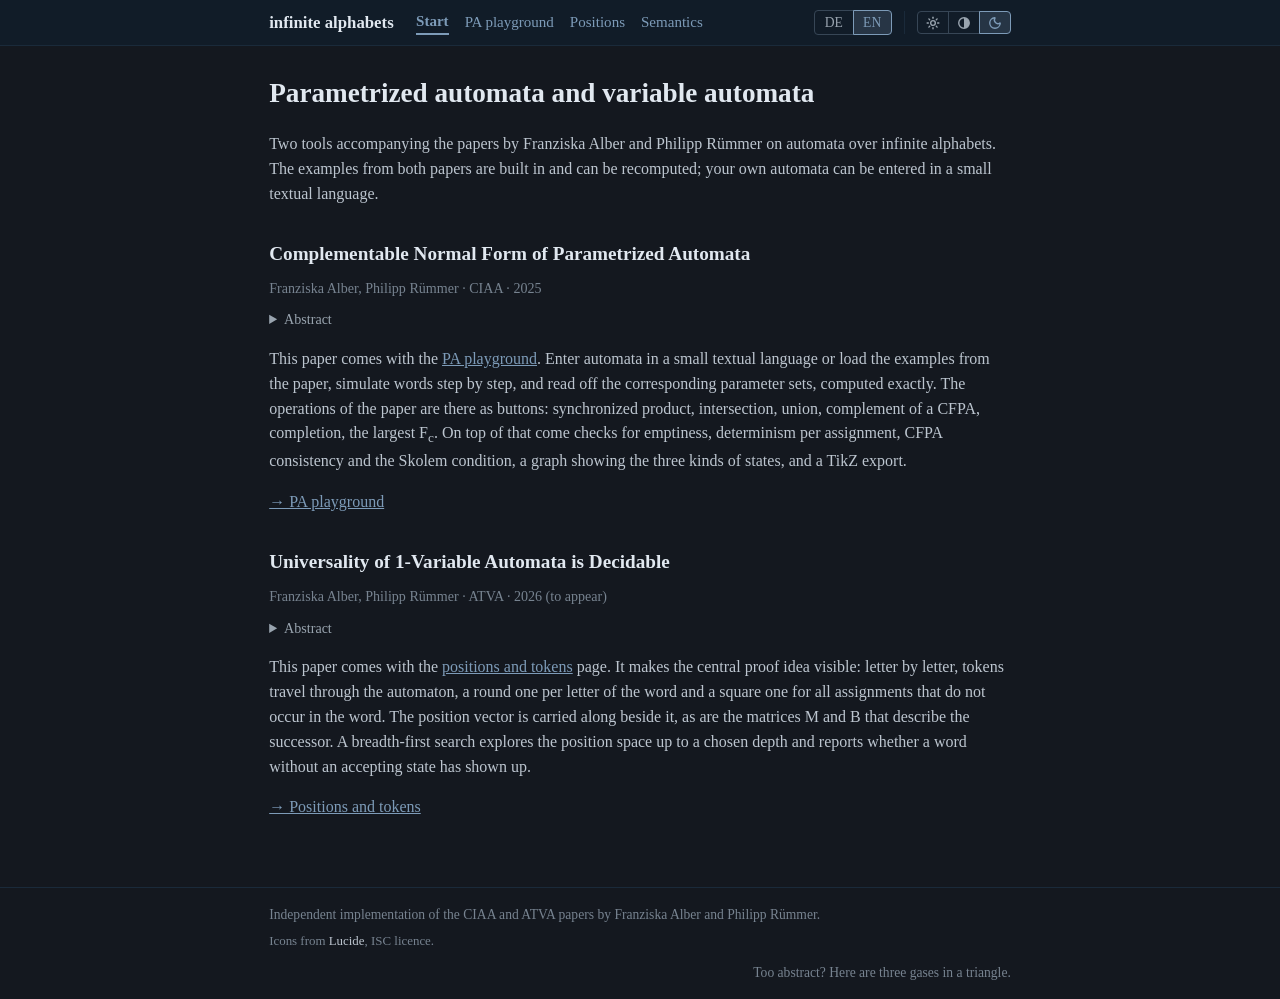
<file: docs/index.html>
<!DOCTYPE html>
<html lang="en" data-theme="dark" data-skin="dark">
<head>
<meta charset="utf-8">
<!-- Die Seite kennt beide Polaritaeten und schaltet selbst. Ohne diese
     Angabe halten Chromes automatischer Dunkelmodus und die einschlaegigen
     Erweiterungen die Seite fuer ungeschuetzt und rechnen ihre Farben nach,
     was in SVG die schwachen Fuellungen (fill) trifft und aus den Kaesten
     hinter den Kantenbeschriftungen helle Bloecke macht. -->
<meta name="color-scheme" content="dark light">
<!-- FOUC-kritisch, deshalb inline: Skin aufloesen (?theme= -> localStorage ->
     Standard) und data-skin plus die Polaritaet in data-theme setzen, bevor
     irgendetwas gezeichnet wird. -->
<script>(function(){var d='dark',P={light:'light',dark:'dark',grey:'dark'},k=function(v){return typeof P[v]=='string'},e=document.documentElement,t=new URLSearchParams(location.search).get('theme');if(k(t)){try{localStorage.setItem('theme',t)}catch(x){}}else{try{t=localStorage.getItem('theme')}catch(x){}}if(!k(t))t=d;e.dataset.skin=t;e.dataset.theme=P[t];e.style.colorScheme=P[t];})();</script>
<script>(function(){var p=new URLSearchParams(location.search).get('lang'),l;if(p==='en'||p==='de'){l=p}else{try{l=localStorage.getItem('lang')}catch(e){}}document.documentElement.lang=(l==='de'||l==='en')?l:'en';})();</script>
<meta name="viewport" content="width=device-width, initial-scale=1">
<title data-i18n="idx.title">infinite alphabets: automata over infinite alphabets</title>
<link rel="icon" href="favicon.svg?v=2" type="image/svg+xml">
<link rel="stylesheet" href="assets/css/app.css">
</head>
<body>

<header class="site">
  <span class="brand">infinite alphabets</span>
  <nav>
    <a href="index.html" class="active" data-i18n="nav.start">Start</a>
    <a href="playground.html" data-i18n="nav.playground">PA playground</a>
    <a href="positions.html" data-i18n="nav.positions">Positions</a>
    <a href="semantics.html" data-i18n="nav.semantics">Semantics</a>
  </nav>
  <div class="chrome">
    <div class="group">
      <button class="seg lang-seg" data-lang="de">DE</button><button class="seg lang-seg" data-lang="en">EN</button>
    </div>
    <div class="group">
      <button class="seg theme-seg" data-theme-set="light" data-i18n-attr="aria-label:theme.light;title:theme.light"></button><button class="seg theme-seg" data-theme-set="grey" data-i18n-attr="aria-label:theme.grey;title:theme.grey"></button><button class="seg theme-seg" data-theme-set="dark" data-i18n-attr="aria-label:theme.dark;title:theme.dark"></button>
    </div>
  </div>
</header>

<main class="prose">
  <h1 data-i18n="idx.h1">Parametrized automata and variable automata</h1>

  <p data-i18n="idx.lead"></p>

  <!-- Pro Paper derselbe Aufbau: Titel, Kopfzeile mit Autoren/Konferenz/Jahr,
       zugeklappt das Abstract, aufgeklappt die Beschreibung der Spielzeuge. -->
  <h2 data-i18n="idx.ciaa.h">Complementable Normal Form of Parametrized Automata</h2>
  <p class="paper-meta" data-i18n="idx.ciaa.meta"></p>
  <details>
    <summary data-i18n="idx.abstract">Abstract</summary>
    <div class="abstract"><p data-i18n-html="idx.ciaa.abstract"></p></div>
  </details>
  <p data-i18n-html="idx.ciaa.p"></p>
  <p><a href="playground.html" data-i18n="idx.ciaa.link">→ PA playground</a></p>

  <h2 data-i18n="idx.atva.h">Universality of 1-Variable Automata is Decidable</h2>
  <p class="paper-meta" data-i18n="idx.atva.meta"></p>
  <details>
    <summary data-i18n="idx.abstract">Abstract</summary>
    <div class="abstract"><p data-i18n-html="idx.atva.abstract"></p></div>
  </details>
  <p data-i18n-html="idx.atva.p"></p>
  <p><a href="positions.html" data-i18n="idx.atva.link">→ Positions and tokens</a></p>
</main>

<footer class="site">
  <!-- Eine Zeile genuegt: die Paper sind oben je einzeln zitiert, hier steht
       nur noch, dass die Umsetzung nicht von den Autorinnen stammt. -->
  <p data-i18n="idx.footer">Independent implementation of the CIAA and ATVA papers by Franziska Alber and Philipp Rümmer.</p>
  <p class="footer-credit" data-i18n-html="site.credits">Icons from Lucide, ISC licence.</p>
  <!-- Querlink auf das Schwesterprojekt. Ein externes href stellt keine
       Anfrage, solange niemand darauf klickt: die Seite bleibt offline
       vollstaendig benutzbar. -->
  <p class="footer-cross"><a href="https://alber.me/transformer-twin-lab/" data-i18n="idx.cross">Too abstract? Here are three gases in a triangle.</a></p>
</footer>

<script src="assets/js/strings.js"></script>
<script src="assets/js/site-chrome.js"></script>
</body>
</html>
</file>
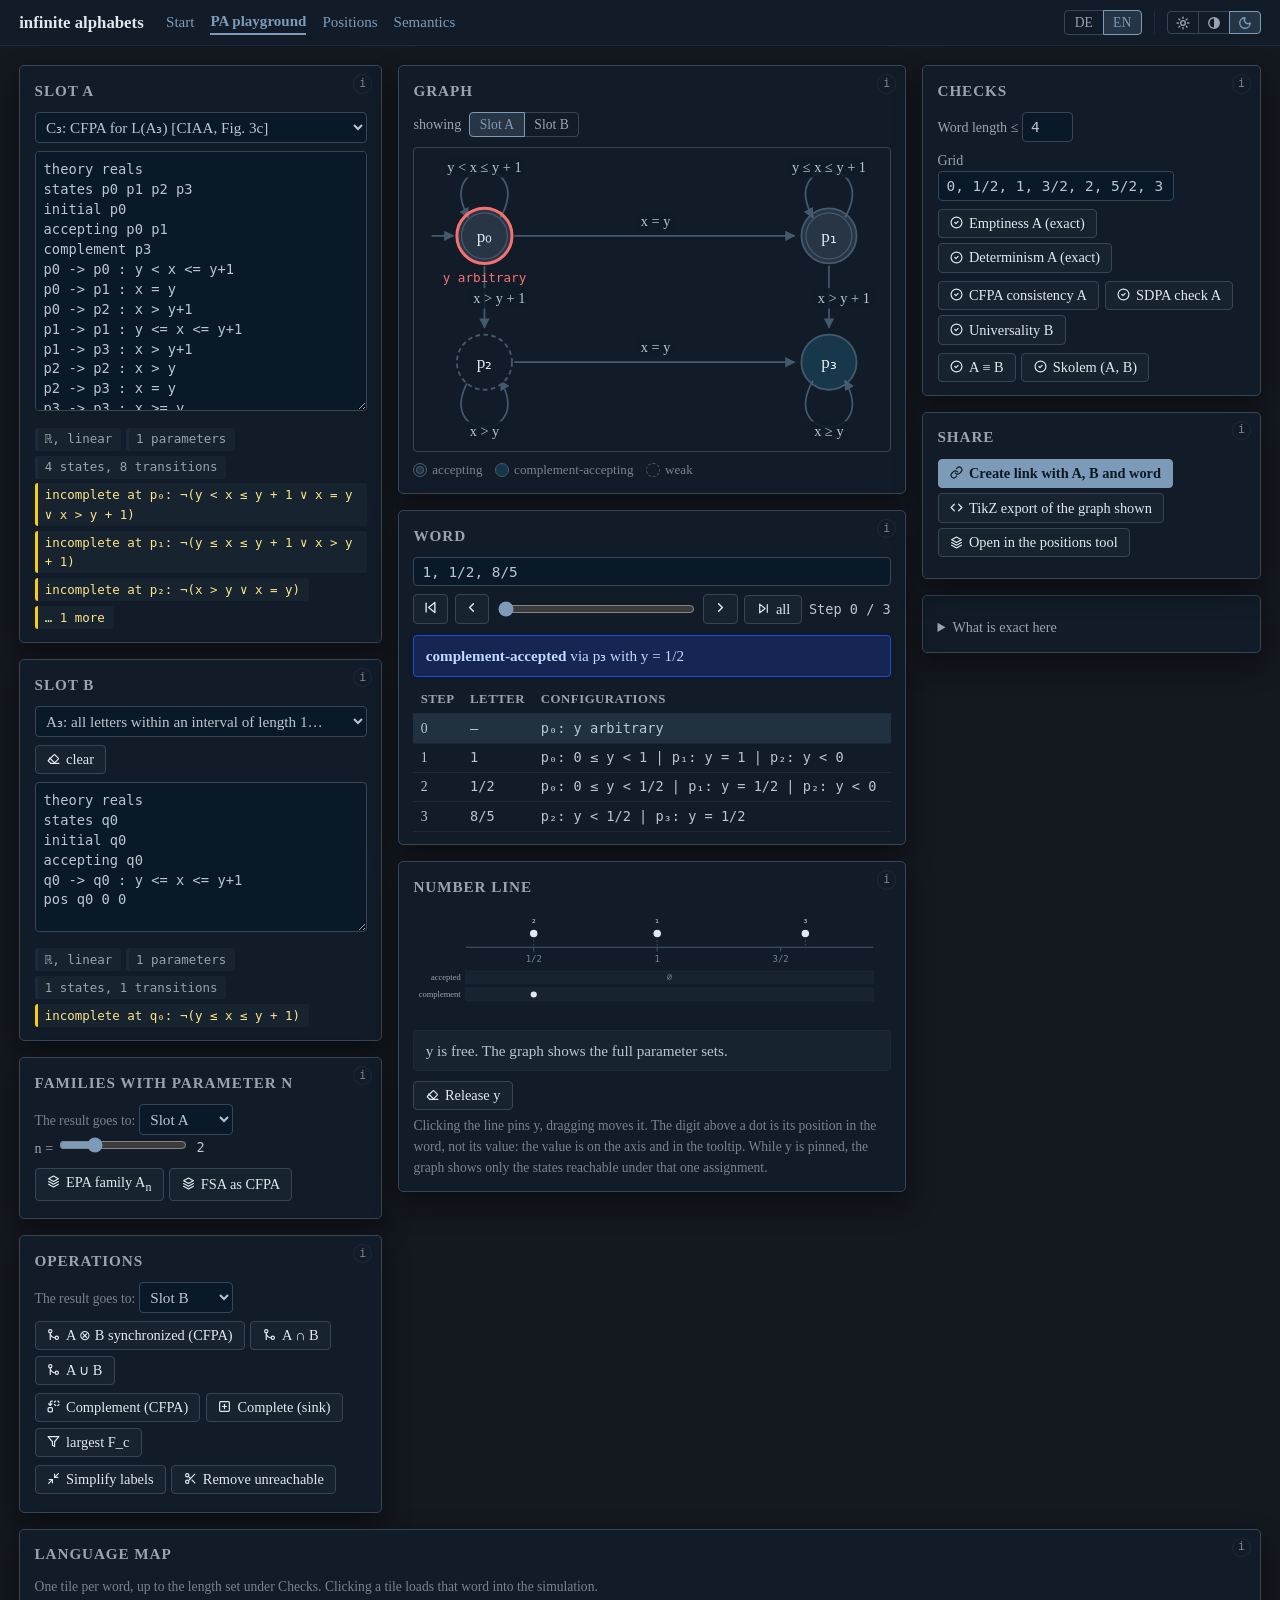
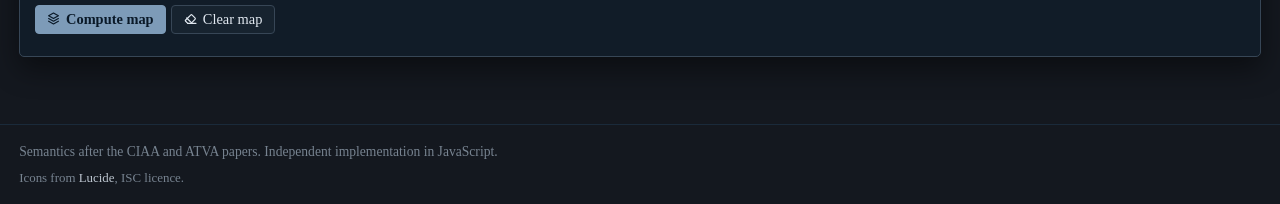
<file: docs/playground.html>
<!DOCTYPE html>
<html lang="en" data-theme="dark" data-skin="dark">
<head>
<meta charset="utf-8">
<!-- Die Seite kennt beide Polaritaeten und schaltet selbst. Ohne diese
     Angabe halten Chromes automatischer Dunkelmodus und die einschlaegigen
     Erweiterungen die Seite fuer ungeschuetzt und rechnen ihre Farben nach,
     was in SVG die schwachen Fuellungen (fill) trifft und aus den Kaesten
     hinter den Kantenbeschriftungen helle Bloecke macht. -->
<meta name="color-scheme" content="dark light">
<script>(function(){var d='dark',P={light:'light',dark:'dark',grey:'dark'},k=function(v){return typeof P[v]=='string'},e=document.documentElement,t=new URLSearchParams(location.search).get('theme');if(k(t)){try{localStorage.setItem('theme',t)}catch(x){}}else{try{t=localStorage.getItem('theme')}catch(x){}}if(!k(t))t=d;e.dataset.skin=t;e.dataset.theme=P[t];e.style.colorScheme=P[t];})();</script>
<script>(function(){var p=new URLSearchParams(location.search).get('lang'),l;if(p==='en'||p==='de'){l=p}else{try{l=localStorage.getItem('lang')}catch(e){}}document.documentElement.lang=(l==='de'||l==='en')?l:'en';})();</script>
<meta name="viewport" content="width=device-width, initial-scale=1">
<title data-i18n="pg.title">PA playground: infinite alphabets</title>
<link rel="icon" href="favicon.svg?v=2" type="image/svg+xml">
<link rel="stylesheet" href="assets/css/app.css">
</head>
<body>

<header class="site">
  <span class="brand">infinite alphabets</span>
  <nav>
    <a href="index.html" data-i18n="nav.start">Start</a>
    <a href="playground.html" class="active" data-i18n="nav.playground">PA playground</a>
    <a href="positions.html" data-i18n="nav.positions">Positions</a>
    <a href="semantics.html" data-i18n="nav.semantics">Semantics</a>
  </nav>
  <div class="chrome">
    <div class="group">
      <button class="seg lang-seg" data-lang="de">DE</button><button class="seg lang-seg" data-lang="en">EN</button>
    </div>
    <div class="group">
      <button class="seg theme-seg" data-theme-set="light" data-i18n-attr="aria-label:theme.light;title:theme.light"></button><button class="seg theme-seg" data-theme-set="grey" data-i18n-attr="aria-label:theme.grey;title:theme.grey"></button><button class="seg theme-seg" data-theme-set="dark" data-i18n-attr="aria-label:theme.dark;title:theme.dark"></button>
    </div>
  </div>
</header>

<main>
  <div class="cols">

    <!-- Spalte 1: Editoren -->
    <div>
      <div class="panel" data-info="info.pg.slot">
        <h2 data-i18n="pg.slotA">Slot A</h2>
        <div class="field-row">
          <select id="exA"></select>
        </div>
        <textarea id="dslA" spellcheck="false"></textarea>
        <div class="badges" id="badgesA"></div>
        <div class="error" id="errA"></div>
      </div>

      <div class="panel" data-info="info.pg.slot">
        <h2 data-i18n="pg.slotB">Slot B</h2>
        <div class="field-row">
          <select id="exB"></select>
          <button data-icon="eraser" id="clearB" data-i18n="pg.clear">clear</button>
        </div>
        <textarea id="dslB" class="small" spellcheck="false"></textarea>
        <div class="badges" id="badgesB"></div>
        <div class="error" id="errB"></div>
      </div>

      <div class="panel" data-info="info.pg.fam">
        <h2 data-i18n="pg.fam.h">Families with parameter n</h2>
        <!-- Eigenes Ziel, nicht das der Operationen: ein Familienknopf ueberschreibt
             einen Slot, und wohin, muss dort stehen, wo man klickt. -->
        <p class="hint" id="famTarget"><span data-i18n="pg.ops.target">The result goes to:</span>
          <select id="famSlot"><option value="A" selected data-i18n="pg.slotA">Slot A</option><option value="B" data-i18n="pg.slotB">Slot B</option></select>
        </p>
        <div class="field-row">
          <label>n = <input type="range" id="famN" min="1" max="5" value="2" style="width:8rem"></label>
          <span class="mono" id="famNLabel">2</span>
        </div>
        <div class="btn-row">
          <button data-icon="layers" data-fam="epa" data-i18n-html="pg.fam.epa">EPA family A<sub>n</sub></button>
          <button data-icon="layers" data-fam="cffsa" data-i18n="pg.fam.cffsa">FSA as CFPA</button>
        </div>
        <p class="hint" id="famNote"></p>
      </div>

      <div class="panel" data-info="info.pg.ops">
        <h2 data-i18n="pg.ops.h">Operations</h2>
        <p class="hint" id="opTarget"><span data-i18n="pg.ops.target">The result goes to:</span>
          <select id="opSlot"><option value="A" data-i18n="pg.slotA">Slot A</option><option value="B" selected data-i18n="pg.slotB">Slot B</option></select>
        </p>
        <div class="btn-row">
          <button data-icon="merge" data-op="sync" data-i18n="pg.op.sync">A ⊗ B synchronized (CFPA)</button>
          <button data-icon="merge" data-op="inter" data-i18n="pg.op.inter">A ∩ B</button>
          <button data-icon="merge" data-op="union" data-i18n="pg.op.union">A ∪ B</button>
        </div>
        <div class="btn-row">
          <button data-icon="replace" data-op="complement" data-i18n="pg.op.complement">Complement (CFPA)</button>
          <button data-icon="add" data-op="sink" data-i18n="pg.op.sink">Complete (sink)</button>
          <button data-icon="filter" data-op="fc" data-i18n="pg.op.fc">largest F_c</button>
        </div>
        <div class="btn-row">
          <button data-icon="minimize" data-op="simplify" data-i18n="pg.op.simplify">Simplify labels</button>
          <button data-icon="scissors" data-op="prune" data-i18n="pg.op.prune">Remove unreachable</button>
        </div>
        <p class="hint" id="opNote"></p>
      </div>
    </div>

    <!-- Spalte 2: Graph -->
    <div>
      <div class="panel" data-info="info.pg.graph">
        <h2 data-i18n="pg.graph.h">Graph</h2>
        <!-- Welcher Slot gezeichnet wird, ist eine Auswahl, keine Aktion, und sie
             gehoert an die Flaeche, die sie umschaltet, nicht in die Slot-Panels.
             Deshalb ein Segmentpaar ueber dem Graphen statt zweier "zeichnen"-Knoepfe. -->
        <div class="seg-row">
          <span class="seg-label" data-i18n="pg.graph.show">showing</span>
          <span class="group"><button class="seg" id="showA" data-slot="A" data-i18n="pg.slotA">Slot A</button><button class="seg" id="showB" data-slot="B" data-i18n="pg.slotB">Slot B</button></span>
        </div>
        <div class="graph-wrap"><svg class="graph" id="graph"></svg></div>
        <div class="legend">
          <span><i class="acc"></i> <span data-i18n="pg.legend.acc">accepting</span></span>
          <span><i class="comp"></i> <span data-i18n="pg.legend.comp">complement-accepting</span></span>
          <span><i class="weak"></i> <span data-i18n="pg.legend.weak">weak</span></span>
        </div>
      </div>

      <div class="panel" data-info="info.pg.word">
        <h2 data-i18n="pg.word.h">Word</h2>
        <div class="field-row">
          <input type="text" id="word" data-i18n-attr="placeholder:pg.word.placeholder">
        </div>
        <div class="stepper">
          <button data-icon="skip-back" class="icon-only" id="stepFirst" data-i18n-attr="title:pg.step.first;aria-label:pg.step.first"></button>
          <button data-icon="prev" class="icon-only" id="stepPrev" data-i18n-attr="title:pg.step.prev;aria-label:pg.step.prev"></button>
          <input type="range" id="stepRange" min="0" max="0" value="0">
          <button data-icon="next" class="icon-only" id="stepNext" data-i18n-attr="title:pg.step.next;aria-label:pg.step.next"></button>
          <button data-icon="skip-fwd" id="stepAll" data-i18n="pg.step.all" data-i18n-attr="title:pg.step.allTitle">all</button>
          <span class="mono" id="stepLabel"></span>
        </div>
        <div id="verdict"></div>
        <table id="confTable">
          <thead><tr>
            <th data-i18n="pg.th.step">Step</th>
            <th data-i18n="pg.th.letter">Letter</th>
            <th data-i18n="pg.th.confs">Configurations</th>
          </tr></thead>
          <tbody></tbody>
        </table>
      </div>

      <!-- Der Zahlenstrahl gehoert zum Wort, bekommt aber ein eigenes Panel:
           er gilt nur in der reellen Theorie und verschwindet sonst ganz. -->
      <div class="panel" id="nlPanel" data-info="info.pg.nl" style="display:none">
        <h2 data-i18n="pg.nl.h">Number line</h2>
        <svg class="nl" id="numberLine"></svg>
        <div id="nlVerdict"></div>
        <div class="btn-row">
          <button data-icon="eraser" id="nlClear" data-i18n="pg.nl.clear">Release y</button>
        </div>
        <p class="hint" data-i18n="pg.nl.hint">Click the line to pin y.</p>
      </div>
    </div>

    <!-- Spalte 3: Pruefungen -->
    <div>
      <div class="panel" data-info="info.pg.checks">
        <h2 data-i18n="pg.checks.h">Checks</h2>
        <div class="field-row">
          <label><span data-i18n="pg.checks.maxlen">Word length ≤</span> <input type="text" id="maxLen" value="4" style="width:3.2rem"></label>
        </div>
        <div class="field-row" id="gridRow">
          <label><span data-i18n="pg.checks.grid">Grid</span> <input type="text" id="grid" value="0, 1/2, 1, 3/2, 2, 5/2, 3"></label>
        </div>
        <div class="btn-row">
          <button data-icon="check" data-check="empty" data-i18n="pg.check.empty">Emptiness A (exact)</button>
          <button data-icon="check" data-check="det" data-i18n="pg.check.det">Determinism A (exact)</button>
        </div>
        <div class="btn-row">
          <button data-icon="check" data-check="cfpa" data-i18n="pg.check.cfpa">CFPA consistency A</button>
          <button data-icon="check" data-check="sdpa" data-i18n="pg.check.sdpa">SDPA check A</button>
          <button data-icon="check" data-check="uni" data-i18n="pg.check.uni">Universality B</button>
        </div>
        <div class="btn-row">
          <button data-icon="check" data-check="equiv" data-i18n="pg.check.equiv">A ≡ B</button>
          <button data-icon="check" data-check="skolem" data-i18n="pg.check.skolem">Skolem (A, B)</button>
        </div>
        <div id="checkOut"></div>
      </div>

      <div class="panel" data-info="info.pg.share">
        <h2 data-i18n="pg.share.h">Share</h2>
        <div class="btn-row">
          <button data-icon="link" id="mkLink" class="primary" data-i18n="pg.share.link">Create link with A, B and word</button>
          <button data-icon="code" id="mkTikz" data-i18n="pg.share.tikz">TikZ export of the graph shown</button>
          <button data-icon="layers" id="toPositions" data-i18n="pg.share.positions">Open in Positions</button>
        </div>
        <p class="hint" id="linkOut"></p>
        <textarea id="tikzOut" class="small" spellcheck="false" style="display:none" readonly></textarea>
      </div>

      <div class="panel">
        <details>
          <summary data-i18n="pg.exact.h">What is exact here</summary>
          <p class="hint" data-i18n-html="pg.exact.p"></p>
        </details>
      </div>
    </div>

  </div>

  <!-- Die Sprachkarte steht ueber die volle Breite unter den Spalten: sie ist
       ein Raster aus vielen kleinen Kacheln und braucht jede Spalte, die da ist. -->
  <div class="panel" data-info="info.pg.map">
    <h2 data-i18n="pg.map.h">Language map</h2>
    <p class="hint" data-i18n="pg.map.lead">One tile per word, up to the length set under Checks.</p>
    <div class="btn-row">
      <button data-icon="layers" id="mkMap" class="primary" data-i18n="pg.map.build">Compute map</button>
      <button data-icon="eraser" id="clearMap" data-i18n="pg.map.clear">Clear</button>
    </div>
    <div id="mapOut"></div>
  </div>
</main>

<footer class="site">
  <p data-i18n="pg.footer">Semantics after Alber and Rümmer, CIAA and ATVA. Independent JS implementation, not the authors’ library.</p>
  <p class="footer-credit" data-i18n-html="site.credits">Icons from Lucide, ISC licence.</p>
</footer>

<script src="assets/js/strings.js"></script>
<script src="assets/js/messages.js"></script>
<script src="assets/js/site-chrome.js"></script>
<script src="assets/js/fraction.js"></script>
<script src="assets/js/intervals.js"></script>
<script src="assets/js/formula.js"></script>
<script src="assets/js/theory-eq.js"></script>
<script src="assets/js/theory-real.js"></script>
<script src="assets/js/automaton.js"></script>
<script src="assets/js/examples.js"></script>
<script src="assets/js/positions-core.js"></script>
<script src="assets/js/draw.js"></script>
<script src="assets/js/numberline.js"></script>
<script src="assets/js/langmap.js"></script>
<script src="assets/js/tikz.js"></script>
<script src="assets/js/share.js"></script>
<script src="assets/js/playground.js"></script>
</body>
</html>
</file>
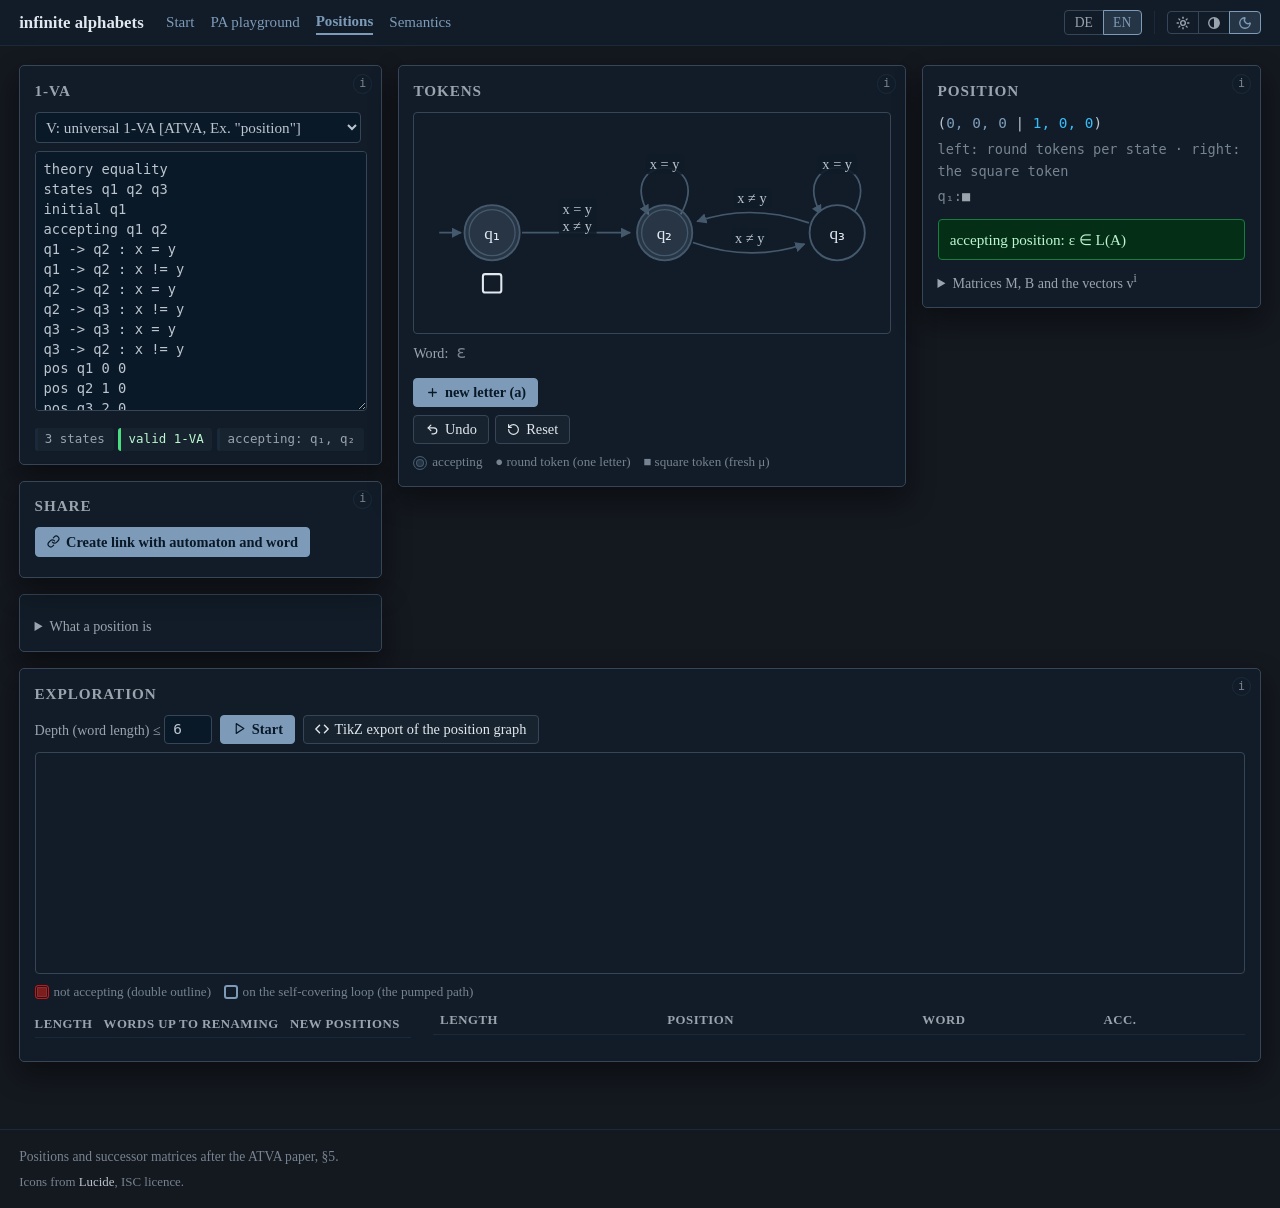
<file: docs/positions.html>
<!DOCTYPE html>
<html lang="en" data-theme="dark" data-skin="dark">
<head>
<meta charset="utf-8">
<!-- Die Seite kennt beide Polaritaeten und schaltet selbst. Ohne diese
     Angabe halten Chromes automatischer Dunkelmodus und die einschlaegigen
     Erweiterungen die Seite fuer ungeschuetzt und rechnen ihre Farben nach,
     was in SVG die schwachen Fuellungen (fill) trifft und aus den Kaesten
     hinter den Kantenbeschriftungen helle Bloecke macht. -->
<meta name="color-scheme" content="dark light">
<script>(function(){var d='dark',P={light:'light',dark:'dark',grey:'dark'},k=function(v){return typeof P[v]=='string'},e=document.documentElement,t=new URLSearchParams(location.search).get('theme');if(k(t)){try{localStorage.setItem('theme',t)}catch(x){}}else{try{t=localStorage.getItem('theme')}catch(x){}}if(!k(t))t=d;e.dataset.skin=t;e.dataset.theme=P[t];e.style.colorScheme=P[t];})();</script>
<script>(function(){var p=new URLSearchParams(location.search).get('lang'),l;if(p==='en'||p==='de'){l=p}else{try{l=localStorage.getItem('lang')}catch(e){}}document.documentElement.lang=(l==='de'||l==='en')?l:'en';})();</script>
<meta name="viewport" content="width=device-width, initial-scale=1">
<title data-i18n="pos.title">Positions and tokens: infinite alphabets</title>
<link rel="icon" href="favicon.svg?v=2" type="image/svg+xml">
<link rel="stylesheet" href="assets/css/app.css">
</head>
<body>

<header class="site">
  <span class="brand">infinite alphabets</span>
  <nav>
    <a href="index.html" data-i18n="nav.start">Start</a>
    <a href="playground.html" data-i18n="nav.playground">PA playground</a>
    <a href="positions.html" class="active" data-i18n="nav.positions">Positions</a>
    <a href="semantics.html" data-i18n="nav.semantics">Semantics</a>
  </nav>
  <div class="chrome">
    <div class="group">
      <button class="seg lang-seg" data-lang="de">DE</button><button class="seg lang-seg" data-lang="en">EN</button>
    </div>
    <div class="group">
      <button class="seg theme-seg" data-theme-set="light" data-i18n-attr="aria-label:theme.light;title:theme.light"></button><button class="seg theme-seg" data-theme-set="grey" data-i18n-attr="aria-label:theme.grey;title:theme.grey"></button><button class="seg theme-seg" data-theme-set="dark" data-i18n-attr="aria-label:theme.dark;title:theme.dark"></button>
    </div>
  </div>
</header>

<main>
  <div class="cols">

    <!-- Spalte 1: Editor -->
    <div>
      <div class="panel" data-info="info.pos.va">
        <h2 data-i18n="pos.va.h">1-VA</h2>
        <div class="field-row">
          <select id="ex"></select>
        </div>
        <textarea id="dsl" spellcheck="false"></textarea>
        <div class="badges" id="badges"></div>
        <div class="error" id="err"></div>
      </div>

      <div class="panel" data-info="info.pos.share">
        <h2 data-i18n="pos.share.h">Share</h2>
        <div class="btn-row">
          <button data-icon="link" id="mkLink" class="primary" data-i18n="pos.share.link">Create link with automaton and word</button>
        </div>
        <p class="hint" id="linkOut"></p>
      </div>

      <div class="panel">
        <details>
          <summary data-i18n="pos.what.h">What a position is</summary>
          <p class="hint" data-i18n-html="pos.what.p1"></p>
          <p class="hint" data-i18n-html="pos.what.p2"></p>
          <p class="hint" data-i18n-html="pos.what.p3"></p>
        </details>
      </div>
    </div>

    <!-- Spalte 2: Animation -->
    <div>
      <div class="panel" data-info="info.pos.tokens">
        <h2 data-i18n="pos.tokens.h">Tokens</h2>
        <div class="graph-wrap"><svg class="graph" id="graph"></svg></div>
        <!-- Label davor, sonst steht das eps des leeren Wortes ohne Erklaerung
             als einzelnes Zeichen unter dem Graphen. -->
        <div class="word-display"><span class="seg-label" data-i18n="pos.word.label">Word:</span><span id="wordDisplay"></span></div>
        <div class="btn-row" id="letterButtons"></div>
        <div class="btn-row">
          <button data-icon="undo" id="undo" data-i18n="pos.undo">Undo</button>
          <button data-icon="rotate" id="reset" data-i18n="pos.reset">Reset</button>
        </div>
        <div class="legend">
          <span><i class="acc"></i> <span data-i18n="pos.legend.acc">accepting</span></span>
          <span data-i18n="pos.legend.round">● round token (one letter)</span>
          <span data-i18n="pos.legend.square">■ square token (fresh μ)</span>
        </div>
      </div>
    </div>

    <!-- Spalte 3: Vektor und Erkundung -->
    <div>
      <div class="panel" data-info="info.pos.pos">
        <h2 data-i18n="pos.pos.h">Position</h2>
        <div class="vec" id="vec"></div>
        <p class="hint" id="applied"></p>
        <div id="posVerdict"></div>
        <details>
          <summary data-i18n-html="pos.matrices">Matrices M, B and the vectors v<sup>i</sup></summary>
          <div id="matrices"></div>
        </details>
      </div>

    </div>

  </div>

  <!-- Die Erkundung steht ueber die volle Breite unter den Spalten: der
       Positionsgraph hat eine Ebene je Wortlaenge und wird nach rechts breit,
       nicht nach unten hoch. Dasselbe Muster wie die Sprachkarte im Playground. -->
  <div class="panel" data-info="info.pos.explore">
    <h2 data-i18n="pos.explore.h">Exploration</h2>
    <div class="field-row">
      <label><span data-i18n="pos.explore.depth">Depth (word length) ≤</span> <input type="text" id="depth" value="6" style="width:3rem"></label>
      <button data-icon="play" id="explore" class="primary" data-i18n="pos.explore.start">Start</button>
      <button data-icon="code" id="mkTikz" data-i18n="pos.tikz">TikZ export of the position graph</button>
    </div>
    <div id="exploreOut"></div>
    <div id="pumpOut"></div>
    <div class="graph-wrap"><svg class="graph" id="posGraph"></svg></div>
    <div class="legend">
      <span><i class="box rej"></i> <span data-i18n="pos.legend.rej">not accepting (double outline)</span></span>
      <span><i class="box pump"></i> <span data-i18n="pos.legend.pump">on the self-covering loop (the pumped path)</span></span>
    </div>
    <p class="hint" id="graphNote"></p>
    <textarea id="tikzOut" class="small" spellcheck="false" style="display:none" readonly></textarea>
    <div class="cols-2">
      <div>
        <table id="bellTable" class="bell"><thead>
          <tr>
            <th data-i18n="pos.th.len">Length</th>
            <th data-i18n="pos.bell.words">words up to renaming</th>
            <th data-i18n="pos.bell.pos">new positions</th>
          </tr>
        </thead><tbody></tbody></table>
      </div>
      <div class="pos-table"><table id="posTable"><thead>
        <tr>
          <th data-i18n="pos.th.len">Length</th>
          <th data-i18n="pos.th.pos">Position</th>
          <th data-i18n="pos.th.word">Word</th>
          <th data-i18n="pos.th.acc">acc.</th>
        </tr>
      </thead><tbody></tbody></table></div>
    </div>
  </div>
</main>

<footer class="site">
  <p data-i18n="pos.footer">Positions and successor matrices after Alber and Rümmer, ATVA §5.</p>
  <p class="footer-credit" data-i18n-html="site.credits">Icons from Lucide, ISC licence.</p>
</footer>

<script src="assets/js/strings.js"></script>
<script src="assets/js/messages.js"></script>
<script src="assets/js/site-chrome.js"></script>
<script src="assets/js/fraction.js"></script>
<script src="assets/js/intervals.js"></script>
<script src="assets/js/formula.js"></script>
<script src="assets/js/theory-eq.js"></script>
<script src="assets/js/theory-real.js"></script>
<script src="assets/js/automaton.js"></script>
<script src="assets/js/examples.js"></script>
<script src="assets/js/positions-core.js"></script>
<script src="assets/js/draw.js"></script>
<script src="assets/js/posgraph.js"></script>
<script src="assets/js/tikz.js"></script>
<script src="assets/js/share.js"></script>
<script src="assets/js/positions.js"></script>
</body>
</html>
</file>
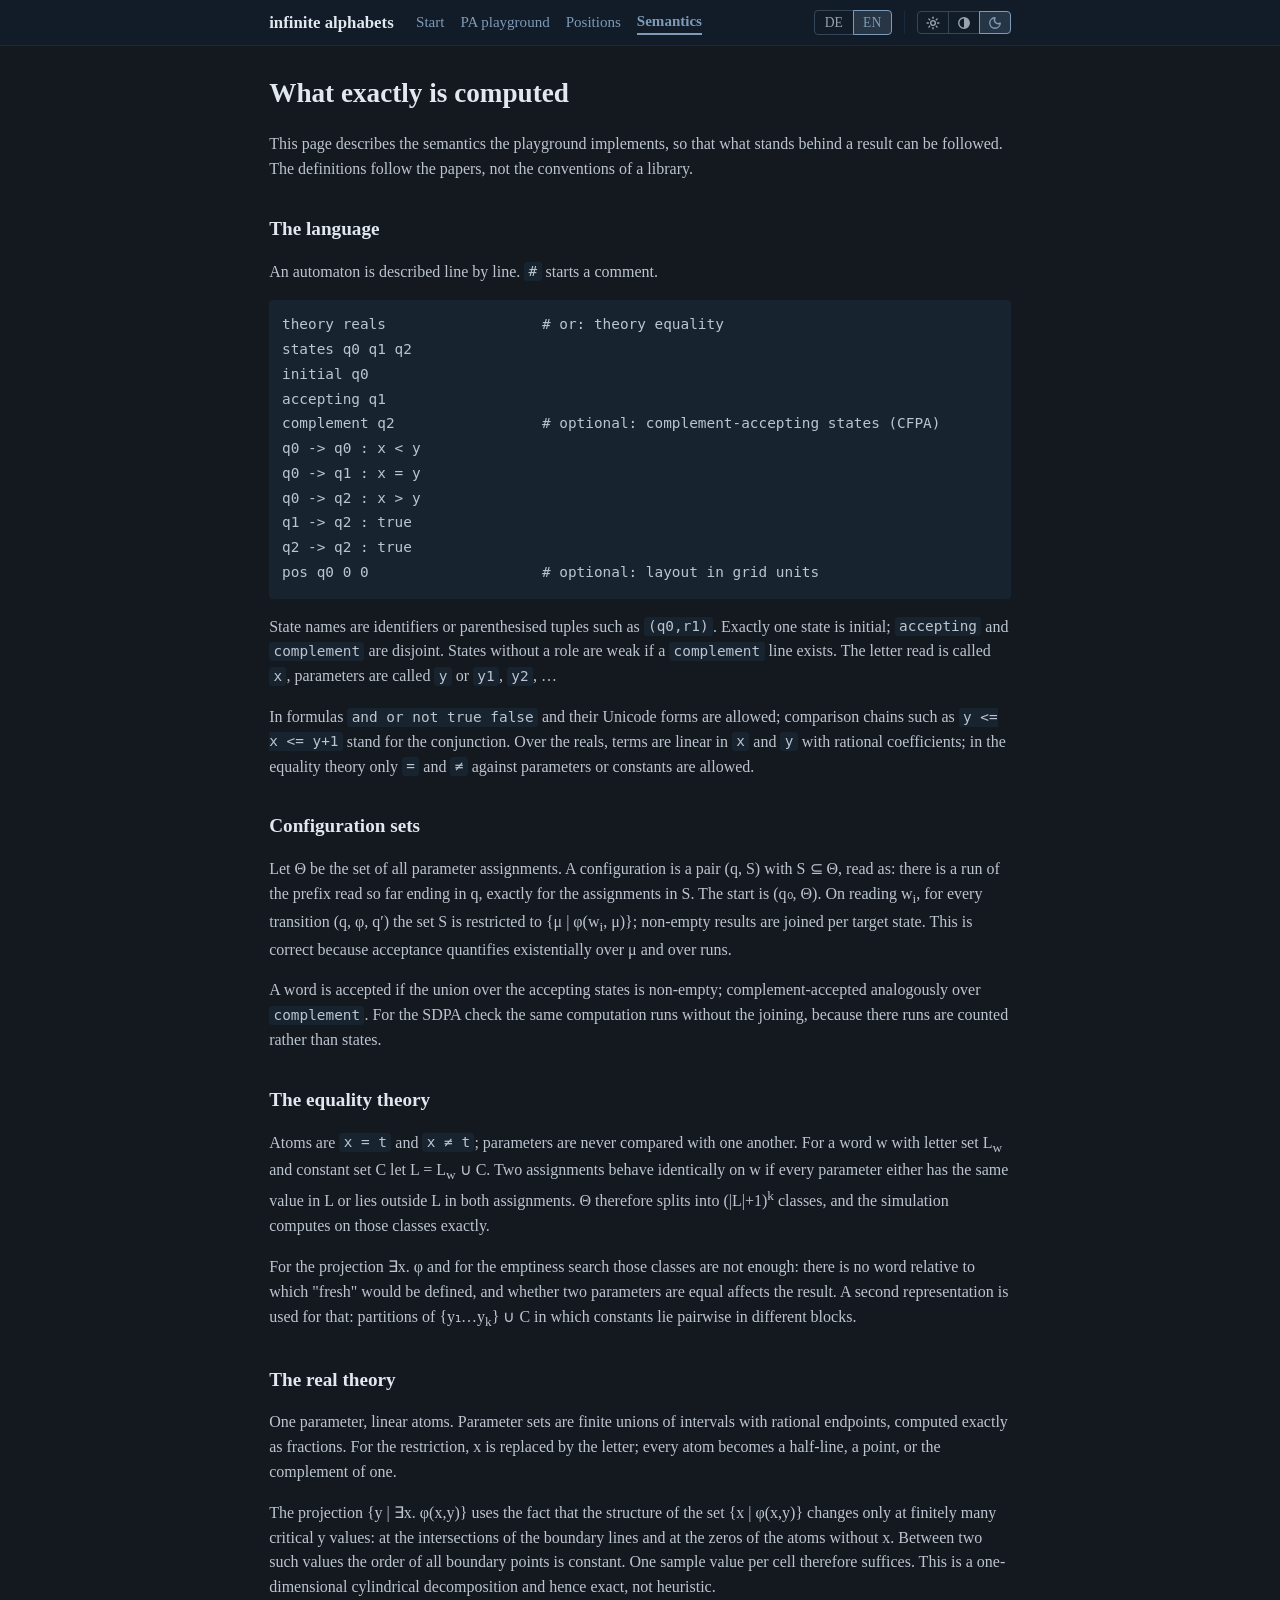
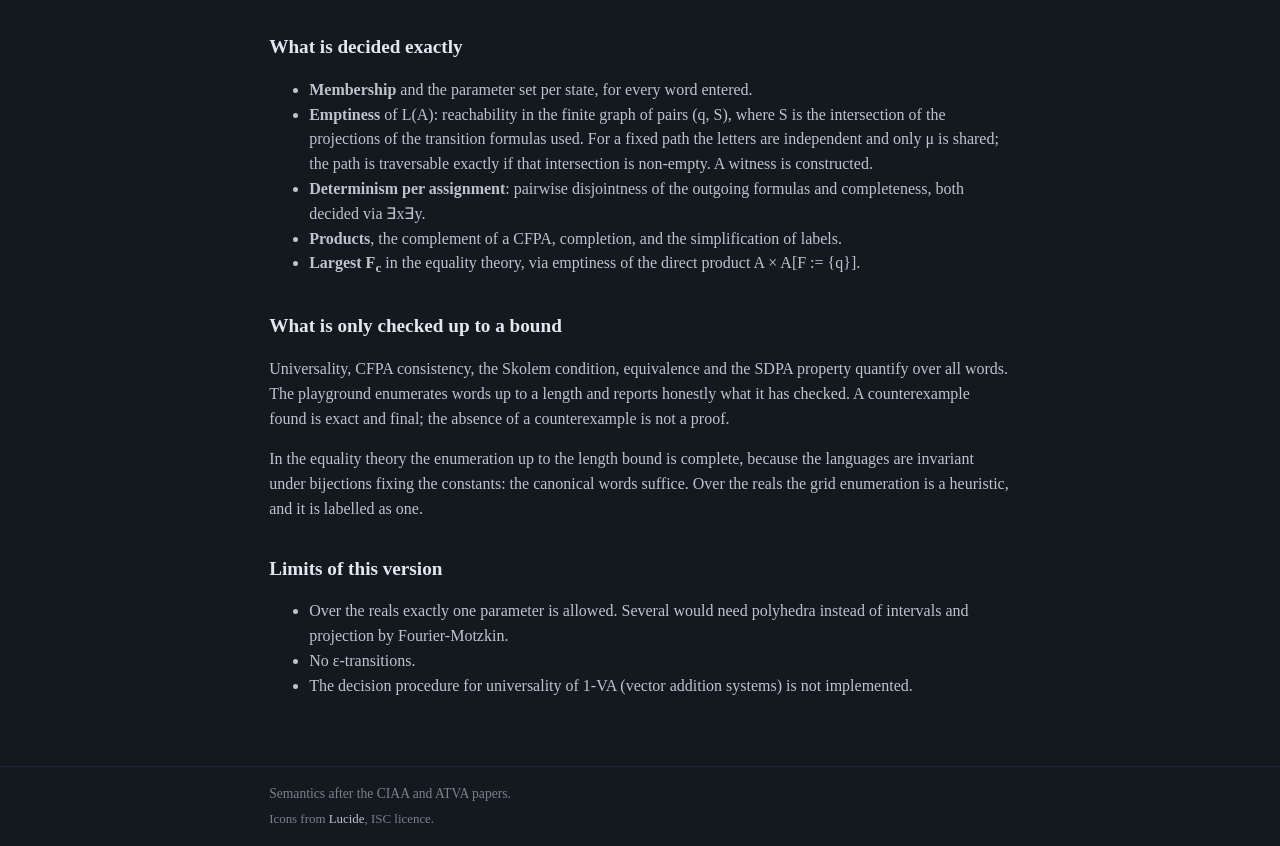
<file: docs/semantics.html>
<!DOCTYPE html>
<html lang="en" data-theme="dark" data-skin="dark">
<head>
<meta charset="utf-8">
<!-- Die Seite kennt beide Polaritaeten und schaltet selbst. Ohne diese
     Angabe halten Chromes automatischer Dunkelmodus und die einschlaegigen
     Erweiterungen die Seite fuer ungeschuetzt und rechnen ihre Farben nach,
     was in SVG die schwachen Fuellungen (fill) trifft und aus den Kaesten
     hinter den Kantenbeschriftungen helle Bloecke macht. -->
<meta name="color-scheme" content="dark light">
<script>(function(){var d='dark',P={light:'light',dark:'dark',grey:'dark'},k=function(v){return typeof P[v]=='string'},e=document.documentElement,t=new URLSearchParams(location.search).get('theme');if(k(t)){try{localStorage.setItem('theme',t)}catch(x){}}else{try{t=localStorage.getItem('theme')}catch(x){}}if(!k(t))t=d;e.dataset.skin=t;e.dataset.theme=P[t];e.style.colorScheme=P[t];})();</script>
<script>(function(){var p=new URLSearchParams(location.search).get('lang'),l;if(p==='en'||p==='de'){l=p}else{try{l=localStorage.getItem('lang')}catch(e){}}document.documentElement.lang=(l==='de'||l==='en')?l:'en';})();</script>
<meta name="viewport" content="width=device-width, initial-scale=1">
<title data-i18n="sem.title">Semantics: infinite alphabets</title>
<link rel="icon" href="favicon.svg?v=2" type="image/svg+xml">
<link rel="stylesheet" href="assets/css/app.css">
</head>
<body>

<header class="site">
  <span class="brand">infinite alphabets</span>
  <nav>
    <a href="index.html" data-i18n="nav.start">Start</a>
    <a href="playground.html" data-i18n="nav.playground">PA playground</a>
    <a href="positions.html" data-i18n="nav.positions">Positions</a>
    <a href="semantics.html" class="active" data-i18n="nav.semantics">Semantics</a>
  </nav>
  <div class="chrome">
    <div class="group">
      <button class="seg lang-seg" data-lang="de">DE</button><button class="seg lang-seg" data-lang="en">EN</button>
    </div>
    <div class="group">
      <button class="seg theme-seg" data-theme-set="light" data-i18n-attr="aria-label:theme.light;title:theme.light"></button><button class="seg theme-seg" data-theme-set="grey" data-i18n-attr="aria-label:theme.grey;title:theme.grey"></button><button class="seg theme-seg" data-theme-set="dark" data-i18n-attr="aria-label:theme.dark;title:theme.dark"></button>
    </div>
  </div>
</header>

<main class="prose">
  <h1 data-i18n="sem.h1">What exactly is computed</h1>
  <p data-i18n="sem.lead"></p>

  <h2 data-i18n="sem.lang.h">The language</h2>
  <p data-i18n-html="sem.lang.p"></p>
<pre><code><span data-i18n="sem.lang.c1">theory reals                  # or: theory equality</span>
states q0 q1 q2
initial q0
accepting q1
<span data-i18n="sem.lang.c2">complement q2                 # optional: complement-accepting states (CFPA)</span>
q0 -&gt; q0 : x &lt; y
q0 -&gt; q1 : x = y
q0 -&gt; q2 : x &gt; y
q1 -&gt; q2 : true
q2 -&gt; q2 : true
<span data-i18n="sem.lang.c3">pos q0 0 0                    # optional: layout in grid units</span>
</code></pre>
  <p data-i18n-html="sem.lang.p2"></p>
  <p data-i18n-html="sem.lang.p3"></p>

  <h2 data-i18n="sem.conf.h">Configuration sets</h2>
  <p data-i18n-html="sem.conf.p1"></p>
  <p data-i18n-html="sem.conf.p2"></p>

  <h2 data-i18n="sem.eq.h">The equality theory</h2>
  <p data-i18n-html="sem.eq.p1"></p>
  <p data-i18n-html="sem.eq.p2"></p>

  <h2 data-i18n="sem.real.h">The real theory</h2>
  <p data-i18n-html="sem.real.p1"></p>
  <p data-i18n-html="sem.real.p2"></p>

  <h2 data-i18n="sem.exact.h">What is decided exactly</h2>
  <ul>
    <li data-i18n-html="sem.exact.li1"></li>
    <li data-i18n-html="sem.exact.li2"></li>
    <li data-i18n-html="sem.exact.li3"></li>
    <li data-i18n-html="sem.exact.li4"></li>
    <li data-i18n-html="sem.exact.li5"></li>
  </ul>

  <h2 data-i18n="sem.bounded.h">What is only checked up to a bound</h2>
  <p data-i18n-html="sem.bounded.p1"></p>
  <p data-i18n-html="sem.bounded.p2"></p>

  <h2 data-i18n="sem.limits.h">Limits of this version</h2>
  <ul>
    <li data-i18n-html="sem.limits.li1"></li>
    <li data-i18n-html="sem.limits.li2"></li>
    <li data-i18n-html="sem.limits.li3"></li>
  </ul>
</main>

<footer class="site">
  <p data-i18n="sem.footer">Semantics after Alber and Rümmer, CIAA and ATVA.</p>
  <p class="footer-credit" data-i18n-html="site.credits">Icons from Lucide, ISC licence.</p>
</footer>

<script src="assets/js/strings.js"></script>
<script src="assets/js/site-chrome.js"></script>
</body>
</html>
</file>
<file: docs/assets/css/app.css>
/* app.css — Farbleiter, Chrome und Komponenten.
 *
 * Drei Skins, nicht zwei: light, dark, grey. Die Wahl steht in data-skin, ihre
 * Polaritaet in data-theme, damit Grau ein *dunkler* Skin ist und Code, der auf
 * data-theme verzweigt, weiter stimmt. Die Leiter ist die --tool-*-Leiter von
 * alber.me, Werte uebernommen (OKLab, Hue 250, gleichmaessige Helligkeitsstufen),
 * damit die Projektseite unter alber.me/infinite-alphabets nicht aus dem Rahmen
 * faellt. Die Rollen der alten Variablen (--bg, --ink, --accent) sind darauf
 * abgebildet und bleiben erhalten, damit die SVG-Regeln unten unveraendert gelten.
 *
 * Grau unterscheidet Flaechen ueber den Umriss, nicht ueber die Fuellung: keine
 * Schatten, keine Flaechenakzente. Deshalb ist dort --tool-surface gleich der
 * Seitenfarbe und --tool-border weiss.
 */

/* === DUNKEL (Standard) === */
html[data-theme="dark"] {
  --tool-emph:     #e1e8f0;
  --tool-text:     #bcc5cf;
  --tool-label:    #99a4af;
  --tool-note:     #778390;
  --tool-faint:    #566472;
  --tool-border:   #374656;
  --tool-hairline: #1a2a3a;
  --tool-grid:     #45596d;
  --tool-ink:      #0a1928;
  --tool-panel:    #0a1928;
  --tool-surface:  #111c28;
  --tool-subtle:   #17232f;
  --tool-shadow:   rgba(0, 0, 0, .45);
  --tool-panel-shadow: 0 12px 28px var(--tool-shadow);
  --tool-sig-good: #4ade80;
  --tool-sig-warn: #facc15;
  --tool-sig-bad:  #f87171;
  --tool-sig-info: #38bdf8;
  --tool-ok-bg:     #052e16;
  --tool-ok-border: #15803d;
  --tool-ok-text:   #bbf7d0;
  --tool-warn-bg:     #422006;
  --tool-warn-border: #a16207;
  --tool-warn-text:   #fde68a;
  --tool-danger-bg:     #7f1d1d;
  --tool-danger-border: #b91c1c;
  --tool-danger-text:   #fecaca;
  --tool-info-bg:     #172554;
  --tool-info-border: #1d4ed8;
  --tool-info-text:   #bfdbfe;

  --page:   #14181f;
  --accent: #7d9bb8;
  --accent-hover: #9db8d2;
  --accent-soft:  rgba(125, 155, 184, .20);
  --blue:      #38bdf8;
  --blue-soft: rgba(56, 189, 248, .16);
}

/* === HELL === */
html[data-theme="light"] {
  --tool-emph:     #0c1c2b;
  --tool-text:     #293746;
  --tool-label:    #485563;
  --tool-note:     #687481;
  --tool-faint:    #8b96a1;
  --tool-border:   #afb8c1;
  --tool-hairline: #d5dce3;
  --tool-grid:     #d5dce3;
  --tool-ink:      #ecf3fb;
  --tool-panel:    #ecf3fb;
  --tool-surface:  #ffffff;
  --tool-subtle:   #f1f5f9;
  --tool-shadow:   rgba(15, 30, 50, .10);
  --tool-panel-shadow: 0 1px 3px rgba(15, 30, 50, .08);
  --tool-sig-good: #15803d;
  --tool-sig-warn: #a16207;
  --tool-sig-bad:  #b91c1c;
  --tool-sig-info: #0369a1;
  --tool-ok-bg:     #f0fdf4;
  --tool-ok-border: #bbf7d0;
  --tool-ok-text:   #166534;
  --tool-warn-bg:     #fffbeb;
  --tool-warn-border: #f59e0b;
  --tool-warn-text:   #92400e;
  --tool-danger-bg:     #fee2e2;
  --tool-danger-border: #dc2626;
  --tool-danger-text:   #7f1d1d;
  --tool-info-bg:     #eff6ff;
  --tool-info-border: #93c5fd;
  --tool-info-text:   #1d4ed8;

  --page:   #f8fafc;
  --accent: #1f4a7a;
  --accent-hover: #2c6099;
  --accent-soft:  rgba(31, 74, 122, .10);
  --blue:      #0369a1;
  --blue-soft: rgba(3, 105, 161, .10);
}

/* === GRAU ===
 * Dreifach wiederholtes Attribut wie in der Vorlage: der Skin muss die
 * data-theme-Bloecke oben schlagen, egal wo er in der Datei steht. */
html[data-skin="grey"][data-skin="grey"][data-skin="grey"] {
  --tool-emph:     #ffffff;
  --tool-text:     #f2f4f5;
  --tool-label:    #dfe3e5;
  --tool-note:     #c9cfd2;
  --tool-faint:    #b0b7bb;
  --tool-border:   #ffffff;
  --tool-hairline: #9aa1a6;
  --tool-grid:     #b0b7bb;
  --tool-ink:      #22262b;
  --tool-panel:    #55595f;
  --tool-surface:  #55595f;
  --tool-subtle:   #5c6167;
  --tool-shadow:   transparent;
  --tool-panel-shadow: none;
  /* In einem achromatischen Skin ist die einzige verbleibende Achse die
     Helligkeit, also bekommt sie das, was der Leser nicht uebersehen darf:
     gut tritt zurueck, die Warnung liegt darueber. Info behaelt das Tuerkis.
     Rot ist die ausdrueckliche Ausnahme vom achromatischen Skin: ein Konflikt
     oder ein Parserfehler ist die eine Aussage, die auch hier ins Auge springen
     soll. Der Ton ist so gewaehlt, dass er auf #55595f noch traegt. */
  --tool-sig-good: #b3babe;
  --tool-sig-warn: #d9dde0;
  --tool-sig-bad:  #ff8a80;
  --tool-sig-info: #6fe3d2;
  /* Callouts verlieren ihre Farbe und behalten ihren Kasten. Der Schweregrad
     ist der Rand: durchgehend weiss beim Fehler, eine Stufe runter bei der
     Warnung, Haarlinie beim Rest. */
  --tool-ok-bg:     transparent;
  --tool-ok-border: #9aa1a6;
  --tool-ok-text:   #f2f4f5;
  --tool-warn-bg:     transparent;
  --tool-warn-border: #dfe3e5;
  --tool-warn-text:   #f2f4f5;
  --tool-danger-bg:     transparent;
  --tool-danger-border: #ff8a80;
  --tool-danger-text:   #ff8a80;
  --tool-info-bg:     transparent;
  --tool-info-border: #6fe3d2;
  --tool-info-text:   #f2f4f5;

  --page:   #55595f;
  --accent: #6fe3d2;
  --accent-hover: #93ece0;
  /* Tuerkis ist die einzige Farbe, die dieser Skin hat, und war vorher nur am
     Rand zu sehen. Die weichen Toene sind jetzt eine sehr schwache Waesche
     statt transparent: das gibt akzeptierenden Zustaenden im Graphen und der
     aktiven Zeile wieder eine sichtbare Flaeche, ohne die Regel zu brechen,
     denn das unterscheidende Merkmal bleibt die Form (Doppelkreis, Strichlung).
     --blue-soft muss sich davon absetzen, weil beide im selben Graphen liegen:
     komplement-akzeptierend bekommt deshalb die kraeftigere Waesche. */
  --accent-soft:  rgba(111, 227, 210, .14);
  --blue:      #6fe3d2;
  --blue-soft: rgba(111, 227, 210, .30);
}

/* Rollen, die der alte Code unter seinen Namen liest. Eine Ebene Indirektion,
   damit die SVG- und Tabellenregeln unten nicht dreimal existieren muessen. */
:root {
  --bg:    var(--page);
  --panel: var(--tool-surface);
  --ink:   var(--tool-text);
  --muted: var(--tool-note);
  --line:  var(--tool-hairline);
  --edge:  var(--tool-grid);
  --hot:   var(--tool-sig-bad);
  --ok:    var(--tool-sig-good);
  --warn:  var(--tool-sig-warn);
  --err:   var(--tool-sig-bad);
  --mono: "DejaVu Sans Mono", "Consolas", "Liberation Mono", monospace;
}

/* Scrollbalken. Ein Balken in Systemfarbe ist im grauen Skin ein blauer Streifen
   neben lauter Achromatischem, und im hellen Skin ein dunkler Rahmen um eine
   weisse Flaeche. Zwei Mechanismen, weil sie sich noch nicht ueberall decken:
   das standardisierte scrollbar-color (Firefox, neuere Chromium) und die
   ::-webkit-scrollbar-Pseudoelemente. Wer beide kann, bekommt das erste, weil
   scrollbar-color die Pseudoelemente ausschaltet. */
html {
  scrollbar-color: var(--tool-border) var(--tool-panel);
  scrollbar-width: thin;
  /* Breite der zentrierten Spalte, an der sich Header und Footer ausrichten.
     Sie entspricht der max-width von main, das auf den Prosaseiten schmaler
     ist als auf den Werkzeugseiten. */
  --site-col: 1700px;
}
html:has(main.prose) { --site-col: 780px; }
::-webkit-scrollbar { width: 11px; height: 11px; }
::-webkit-scrollbar-track { background: var(--tool-panel); }
::-webkit-scrollbar-thumb {
  background: var(--tool-border);
  border-radius: 6px;
  border: 2px solid var(--tool-panel);
}
::-webkit-scrollbar-thumb:hover { background: var(--accent); }
::-webkit-scrollbar-corner { background: var(--tool-panel); }

/* Die Textauswahl gehoert genauso in die Leiter wie der Scrollbalken, und aus
   demselben Grund: der Balken des Systems ist in einem nicht fokussierten
   Fenster ein helles Grau. Im dunklen Skin steht dann heller Text auf heller
   Flaeche, also nichts Lesbares mehr, und zwar ausgerechnet dort, wo jemand
   gerade gezogen hat. Akzent als Flaeche, die Gegenfarbe als Schrift. */
::selection { background: var(--accent); color: var(--tool-ink); }

* { box-sizing: border-box; }

html, body {
  margin: 0;
  padding: 0;
  background: var(--bg);
  color: var(--ink);
  font-family: "Charter", "Georgia", "Times New Roman", serif;
  font-size: 16px;
  line-height: 1.55;
}

a { color: var(--accent); }
a:hover { color: var(--accent-hover); }

/* ===================================================================== */
/* AFFORDANZ: drei Klassen, drei Formen.                                 */
/*                                                                       */
/* Die Seite hatte Elemente, denen man nicht ansah, ob sie anklickbar    */
/* sind: Badges sahen aus wie Schaltflaechen, Tabellenzeilen und Zeugen- */
/* Links waren klickbar, ohne es zu zeigen. Ab hier gilt durchgehend:    */
/*                                                                       */
/*   AKTION   .btn        erhaben, Rahmen + Fuellung, cursor: pointer,   */
/*                        reagiert auf hover/active. Tut etwas.          */
/*   AUSWAHL  .seg        flach, geteilte Kanten, aktives Segment traegt */
/*                        den Akzent. Waehlt zwischen Zustaenden.        */
/*   ANZEIGE  .badge      abgerundete Kapsel, kein Rahmen in Buttonfarbe,*/
/*             .verdict   cursor bleibt default. Reagiert auf nichts.    */
/*                                                                       */
/* Klickbares, das kein Kasten sein kann (Tabellenzeile, Zeuge im Fliess-*/
/* text), bekommt .is-clickable bzw. .witness-link: unterstrichen und mit*/
/* Hover-Fuellung, damit die Klickbarkeit sichtbar ist, ohne dass daraus */
/* eine vierte Buttonform wird.                                          */
/* ===================================================================== */

/* --- AKTION ---
   Rechteck, umlaufender Rahmen, leichte Erhebung: eine Flaeche, die man
   druecken kann. Der Schatten ist absichtlich klein; im grauen Skin ist er
   none (--tool-panel-shadow), dort tragen Rahmen und Hover die Aussage. */
button,
.btn {
  font-family: inherit;
  font-size: 0.9rem;
  color: var(--tool-emph);
  border: 1px solid var(--tool-border);
  background: var(--tool-subtle);
  border-radius: 4px;
  padding: 0.32rem 0.7rem;
  cursor: pointer;
  transition: background-color .12s ease, border-color .12s ease, color .12s ease,
    transform .06s ease;
}
/* Hausregel von alber.me: jede Schaltflaeche beginnt mit einem Icon. Das ist
   das schnellste Merkmal, um Schaltflaechen von Auswahlsegmenten (.seg) und
   Anzeigen (.badge) zu unterscheiden, noch vor Rahmen und Hover, und es traegt
   auch im grauen Skin, wo die Farbe als Unterscheidung ausfaellt.

   Das Icon kommt als CSS-Maske herein und wird in currentColor gefaerbt, wie
   schon beim Theme-Umschalter: so folgt es Hover, :active und .primary ohne
   eigene Regel und ohne eine zweite Farbe ins Bild zu bringen. Welches Icon,
   sagt data-icon am Knopf; ohne Angabe steht ein neutraler Punkt da, damit ein
   spaeter ergaenzter Knopf nicht als einziger ohne Icon dasteht.

   .seg ist ausgenommen: dort waere ein Icon genau das Merkmal, das die beiden
   Rollen wieder ununterscheidbar macht. */
/* Kein Flex-Container: als Flex-Item wuerde jedes <sub> im Beschriftungstext zu
   einer eigenen Box und verloere seine Grundlinie, aus "A<sub>n</sub>" wuerde
   "A n". Der Text bleibt deshalb ein normaler Inline-Fluss, und das Icon ist
   ein inline-block davor, das ueber vertical-align auf der Zeile sitzt. */
button:not(.seg),
.btn:not(.seg) {
  white-space: nowrap;
}
button:not(.seg)::before,
.btn:not(.seg)::before {
  content: "";
  display: inline-block;
  vertical-align: -0.11em;
  margin-right: 0.42em;
  width: 0.92em;
  height: 0.92em;
  background-color: currentColor;
  -webkit-mask: var(--icon, url('../img/icons/ui-dot.svg')) no-repeat center / contain;
  mask: var(--icon, url('../img/icons/ui-dot.svg')) no-repeat center / contain;
}
button[data-icon="play"],       .btn[data-icon="play"]       { --icon: url('../img/icons/ui-play.svg'); }
button[data-icon="check"],      .btn[data-icon="check"]      { --icon: url('../img/icons/ui-check.svg'); }
button[data-icon="merge"],      .btn[data-icon="merge"]      { --icon: url('../img/icons/ui-merge.svg'); }
button[data-icon="replace"],    .btn[data-icon="replace"]    { --icon: url('../img/icons/ui-replace.svg'); }
button[data-icon="add"],        .btn[data-icon="add"]        { --icon: url('../img/icons/ui-square-plus.svg'); }
button[data-icon="filter"],     .btn[data-icon="filter"]     { --icon: url('../img/icons/ui-filter.svg'); }
button[data-icon="minimize"],   .btn[data-icon="minimize"]   { --icon: url('../img/icons/ui-minimize.svg'); }
button[data-icon="scissors"],   .btn[data-icon="scissors"]   { --icon: url('../img/icons/ui-scissors.svg'); }
button[data-icon="link"],       .btn[data-icon="link"]       { --icon: url('../img/icons/ui-link.svg'); }
button[data-icon="code"],       .btn[data-icon="code"]       { --icon: url('../img/icons/ui-code.svg'); }
button[data-icon="eraser"],     .btn[data-icon="eraser"]     { --icon: url('../img/icons/ui-eraser.svg'); }
button[data-icon="skip-back"],  .btn[data-icon="skip-back"]  { --icon: url('../img/icons/ui-skip-back.svg'); }
button[data-icon="skip-fwd"],   .btn[data-icon="skip-fwd"]   { --icon: url('../img/icons/ui-skip-forward.svg'); }
button[data-icon="prev"],       .btn[data-icon="prev"]       { --icon: url('../img/icons/ui-chevron-left.svg'); }
button[data-icon="next"],       .btn[data-icon="next"]       { --icon: url('../img/icons/ui-chevron-right.svg'); }
button[data-icon="undo"],       .btn[data-icon="undo"]       { --icon: url('../img/icons/ui-undo.svg'); }
button[data-icon="rotate"],     .btn[data-icon="rotate"]     { --icon: url('../img/icons/ui-rotate.svg'); }
button[data-icon="layers"],     .btn[data-icon="layers"]     { --icon: url('../img/icons/ui-layers.svg'); }
button[data-icon="plus"],       .btn[data-icon="plus"]       { --icon: url('../img/icons/ui-plus.svg'); }

/* Knoepfe, die nur aus einem Icon bestehen (die Schrittleiste): der Text ist
   dort ohnehin im title und im aria-label, das Icon traegt allein. */
button.icon-only { padding-left: 0.55rem; padding-right: 0.55rem; }
button.icon-only::before { width: 1.05em; height: 1.05em; margin-right: 0; }

/* Das i am Panel ist ein Knopf, aber ein runder mit dem Buchstaben als Zeichen:
   es traegt kein zweites Icon davor. */
button.info-btn::before { content: none; }

/* Der Druck-Effekt: einen halben Pixel tiefer beim Klicken. Kein Schatten, der
   sich bewegt, weil der graue Skin gar keinen hat und die Bewegung dort dann
   fehlen wuerde. */
button:active:not(:disabled),
.btn:active:not(:disabled) { transform: translateY(1px); }
button:hover:not(:disabled),
.btn:hover:not(:disabled) {
  background: color-mix(in srgb, var(--accent) 16%, var(--tool-subtle));
  border-color: var(--accent);
  color: var(--tool-emph);
}
button:active:not(:disabled),
.btn:active:not(:disabled) {
  background: color-mix(in srgb, var(--accent) 26%, var(--tool-subtle));
}
button:disabled,
.btn:disabled { opacity: 0.45; cursor: not-allowed; }
button:focus-visible,
.btn:focus-visible { outline: 2px solid var(--accent); outline-offset: 2px; }

/* Rolle: die gefuellte Akzentflaeche (Hauptknopf, geoeffnetes i). Im hellen
   Skin ist --accent ein sehr dunkles Blau, entworfen als Schriftfarbe fuer
   Links. Als Flaeche wird daraus ein fast schwarzer Block: Kontrast zur Seite
   etwa 12:1, waehrend derselbe Knopf in Dunkel und Grau in einem Mittelton bei
   etwa 6:1 steht. Hell nimmt deshalb die Hover-Stufe als Ruhezustand und geht
   beim Hover nach unten statt nach oben, weil mehr Betonung auf hellem Grund
   dunkler heisst und nicht heller. Kein neuer Farbwert, nur die beiden
   vorhandenen Stufen getauscht. */
:root { --accent-fill: var(--accent); --accent-fill-hover: var(--accent-hover); }
html[data-theme="light"] { --accent-fill: var(--accent-hover); --accent-fill-hover: var(--accent); }

button.primary,
.btn.primary {
  background: var(--accent-fill);
  color: var(--tool-ink);
  border-color: var(--accent-fill);
  font-weight: 600;
}
button.primary:hover:not(:disabled),
.btn.primary:hover:not(:disabled) {
  background: var(--accent-fill-hover);
  border-color: var(--accent-fill-hover);
  color: var(--tool-ink);
}

/* --- AUSWAHL ---
   Ecken folgen der DOM-Nachbarschaft, ein einzelnes Segment braucht also
   keinen Sonderfall. Jedes Segment behaelt alle vier eigenen Raender. */
.seg {
  font-family: inherit;
  font-size: 0.85rem;
  color: var(--tool-label);
  background: transparent;
  border: 1px solid var(--tool-border);
  border-radius: 4px;
  padding: 0.22rem 0.6rem;
  cursor: pointer;
  transition: background-color .12s ease, color .12s ease, border-color .12s ease;
}
.seg:has(+ .seg) { border-top-right-radius: 0; border-bottom-right-radius: 0; }
.seg + .seg { border-top-left-radius: 0; border-bottom-left-radius: 0; margin-left: -1px; }
.seg:hover:not(.active) { color: var(--tool-emph); background: var(--tool-subtle); }
.seg.active {
  /* Weiche Akzentwaesche statt gefuellter Flaeche: ein gesaettigter Block
     Akzent ist viel Farbe fuer ein Bedienelement, das nur sagt, welche von
     zwei Ansichten an ist. Gemischt gegen transparent, nicht gegen die
     Seitenfarbe. */
  background: color-mix(in srgb, var(--accent) 20%, transparent);
  color: var(--accent);
  border-color: var(--accent);
  z-index: 2;
}
.seg:focus-visible { outline: 2px solid var(--accent); outline-offset: 2px; z-index: 2; }

/* --- ANZEIGE ---
   Der Unterschied zur Schaltflaeche muss ohne Mauszeiger lesbar sein, sonst
   sieht eine Reihe Badges aus wie eine Reihe Knoepfe. Drei Merkmale zusammen,
   nicht eines allein, weil im grauen Skin die Farbe als Unterscheidung ausfaellt:
     - linker Farbbalken statt umlaufendem Rahmen: eine Marke am Text, kein Kasten,
     - keine Erhebung und keine Hover-Reaktion, cursor: default, Text markierbar,
     - kleinere Schrift im Monospace-Satz, waehrend Schaltflaechen die Grundschrift
       der Seite tragen.
   Der Balken traegt die Schwere (ok/warn/err), die Flaeche bleibt ruhig.

   Der Radius ist klein und ausdruecklich kein 999px: border-radius rundet die
   Ecken der Randbox, also wird ein einseitiger 3px-Rand um die volle Kapsel
   gebogen und steht als dicke Klammer vor dem Text statt als gerader Balken.
   Kapselform und einseitiger Rand schliessen sich damit gegenseitig aus. */
.badges { display: flex; flex-wrap: wrap; gap: 0.3rem; margin-top: 0.55rem; }
.badge {
  display: inline-block;
  font-size: 0.78rem;
  padding: 0.12rem 0.55rem 0.12rem 0.45rem;
  border-radius: 3px;
  border: none;
  border-left: 3px solid var(--tool-hairline);
  background: var(--tool-subtle);
  color: var(--tool-label);
  font-family: var(--mono);
  cursor: default;
  user-select: text;
}
.badge.ok   { border-left-color: var(--tool-sig-good); color: var(--tool-ok-text); }
.badge.warn { border-left-color: var(--tool-sig-warn); color: var(--tool-warn-text); }
.badge.err  { border-left-color: var(--tool-sig-bad);  color: var(--tool-danger-text); }

/* --- KLICKBARES OHNE BUTTONFORM --- */
.witness-link {
  cursor: pointer;
  text-decoration: underline;
  text-underline-offset: 2px;
  color: var(--accent);
  border-radius: 3px;
}
.witness-link:hover { background: color-mix(in srgb, var(--accent) 18%, transparent); }

/* Zeilen, die bei Klick den Schritt setzen. Der Zeiger allein reicht nicht,
   weil man ihn erst sieht, wenn man schon dort ist: deshalb zusaetzlich eine
   Hover-Fuellung ueber die ganze Zeile. */
tr.is-clickable { cursor: pointer; }
tr.is-clickable:hover > td { background: var(--tool-subtle); }
tr.is-clickable.active > td { background: color-mix(in srgb, var(--accent) 16%, transparent); }

/* ===================================================================== */

header.site {
  border-bottom: 1px solid var(--tool-hairline);
  background: var(--tool-surface);
  padding: 0.6rem 1.2rem;
  display: flex;
  align-items: center;
  gap: 1.4rem;
  flex-wrap: wrap;
}
header.site .brand { font-weight: 600; font-size: 1.05rem; color: var(--tool-emph); }
header.site nav { display: flex; gap: 1rem; font-size: 0.94rem; align-items: center; }
header.site nav a { text-decoration: none; }
header.site nav a.active { font-weight: 600; border-bottom: 2px solid var(--accent); }
/* Die Umschalter rutschen ans rechte Ende, getrennt vom Seitenwechsel. */
header.site .chrome {
  margin-left: auto;
  display: flex;
  align-items: center;
  gap: 0.75rem;
}
header.site .chrome .group { display: flex; align-items: center; }
header.site .chrome .group + .group {
  border-left: 1px solid var(--tool-hairline);
  padding-left: 0.75rem;
}

/* Theme-Umschalter: die Icons kommen als CSS-Maske herein und werden in
   currentColor gefaerbt, nicht als ☀/☾-Zeichen. Die rendern in den meisten
   Fonts als Emoji und bringen ihre eigene Farbe mit. */
.theme-seg {
  display: inline-flex;
  align-items: center;
  justify-content: center;
  padding: 0.22rem 0.5rem;
}
.theme-seg::before {
  content: "";
  width: 14px;
  height: 14px;
  background-color: currentColor;
  -webkit-mask: var(--icon) no-repeat center / contain;
  mask: var(--icon) no-repeat center / contain;
}
.theme-seg[data-theme-set="light"] { --icon: url('../img/icons/theme-sun.svg'); }
.theme-seg[data-theme-set="grey"]  { --icon: url('../img/icons/theme-contrast.svg'); }
.theme-seg[data-theme-set="dark"]  { --icon: url('../img/icons/theme-moon.svg'); }

main { padding: 1.2rem; max-width: 1700px; margin: 0 auto; }
main.prose { max-width: 780px; }
main.prose h1 { font-size: 1.7rem; margin-top: 0.4rem; color: var(--tool-emph); }
main.prose h2 { font-size: 1.2rem; margin-top: 2rem; color: var(--tool-emph); }
main.prose code { font-family: var(--mono); font-size: 0.9em; background: var(--tool-subtle); padding: 0.1em 0.3em; border-radius: 3px; }
main.prose pre { background: var(--tool-subtle); padding: 0.8rem; overflow-x: auto; border-radius: 4px; }
main.prose pre code { background: none; padding: 0; }

.cols { display: grid; gap: 1rem; grid-template-columns: minmax(320px, 30fr) minmax(360px, 42fr) minmax(300px, 28fr); align-items: start; }
.cols-2 { display: grid; gap: 1rem; grid-template-columns: minmax(300px, 32fr) minmax(400px, 68fr); align-items: start; }
/* Ein Grid-Kind hat als Mindestbreite die seines Inhalts, nicht die aus
   minmax(). Ohne min-width:0 verbreitert deshalb alles, was beim Aufklappen
   erscheint (die Matrizen, ein langer Zeuge), seine Spalte und schiebt die
   beiden anderen zusammen: das Layout springt beim Klick auf den Aufklapper. */
.cols > *, .cols-2 > * { min-width: 0; }
@media (max-width: 1100px) { .cols, .cols-2 { grid-template-columns: 1fr; } }

.panel {
  background: var(--tool-surface);
  border: 1px solid var(--tool-border);
  border-radius: 5px;
  padding: 0.8rem 0.9rem;
  margin-bottom: 1rem;
  box-shadow: var(--tool-panel-shadow);
}
.panel > h2 { font-size: 0.95rem; text-transform: uppercase; letter-spacing: 0.06em; color: var(--tool-label); margin: 0 0 0.6rem; font-weight: 600; }
.panel > h3 { font-size: 0.9rem; margin: 0.9rem 0 0.4rem; color: var(--tool-label); }

textarea, input, select {
  font-family: inherit;
  font-size: 0.95rem;
  color: var(--tool-text);
}
textarea {
  width: 100%;
  min-height: 260px;
  font-family: var(--mono);
  font-size: 0.86rem;
  line-height: 1.45;
  border: 1px solid var(--tool-border);
  border-radius: 4px;
  padding: 0.5rem;
  background: var(--tool-panel);
  resize: vertical;
  tab-size: 2;
}
textarea.small { min-height: 150px; }
input[type="text"] {
  width: 100%;
  border: 1px solid var(--tool-border);
  border-radius: 4px;
  padding: 0.35rem 0.5rem;
  font-family: var(--mono);
  font-size: 0.9rem;
  background: var(--tool-panel);
}
/* Der Aufklapppfeil zeichnet der Browser in die rechte Polsterung hinein, ohne
   selbst Platz dafuer zu reservieren. Bei langen Beispieltiteln laeuft der Text
   sonst unter den Pfeil, deshalb rechts eine eigene Spur. */
select {
  border: 1px solid var(--tool-border);
  border-radius: 4px;
  padding: 0.3rem 1.6rem 0.3rem 0.4rem;
  background: var(--tool-panel);
  max-width: 100%;
  cursor: pointer;
  text-overflow: ellipsis;
}
textarea:focus-visible, input:focus-visible, select:focus-visible {
  outline: 2px solid var(--accent); outline-offset: 1px;
}

.btn-row { display: flex; flex-wrap: wrap; gap: 0.35rem; margin-top: 0.5rem; }
.seg-row { display: flex; flex-wrap: wrap; align-items: center; margin-top: 0.5rem; }
/* Ein Segmentpaar ausserhalb des Headers: .group haelt die Segmente zusammen,
   damit .seg + .seg die geteilte Kante bekommt, auch wenn ein Label davorsteht. */
.seg-row .group { display: inline-flex; }
.seg-label { font-size: 0.88rem; color: var(--tool-label); margin-right: 0.5rem; }
/* Die Auswahl haengt sonst am Rahmen der Zeichenflaeche darunter. */
.seg-row + .graph-wrap { margin-top: 0.6rem; }
.field-row { display: flex; gap: 0.5rem; align-items: center; flex-wrap: wrap; margin-bottom: 0.5rem; }
.field-row label { font-size: 0.88rem; color: var(--tool-label); }

/* Der Rahmen scrollt, statt abzuschneiden: draw.js klemmt den Zoom, damit die
   Zustandskreise in beide Richtungen lesbar bleiben, und was bei kleinstem Zoom
   immer noch breiter ist als die Spalte, faehrt hier heraus. max-height deckelt
   hohe Graphen, damit das Panel nicht die Seite auseinanderzieht. */
.graph-wrap {
  border: 1px solid var(--tool-border);
  border-radius: 4px;
  background: var(--tool-surface);
  overflow: auto;
  max-height: 70vh;
}
/* Ohne Breitenattribut faellt das SVG auf die Spaltenbreite zurueck (Node-Test,
   verstecktes Panel); mit Attribut gewinnt die von draw.js gesetzte Pixelgroesse. */
svg.graph { display: block; max-width: none; min-height: 220px; font-family: "Charter", "Georgia", serif; margin: 0 auto; }
svg.graph:not([width]) { width: 100%; height: auto; }

svg.graph .state-body { fill: var(--tool-surface); stroke: var(--edge); stroke-width: 1.6; }
svg.graph .state-inner { fill: none; stroke: var(--edge); stroke-width: 1.1; }
svg.graph .state-accepting .state-body { fill: var(--accent-soft); }
svg.graph .state-complement .state-body { fill: var(--blue-soft); }
svg.graph .state-weak .state-body { fill: var(--tool-surface); stroke-dasharray: 4 3; }
svg.graph .state.hot .state-body { stroke: var(--hot); stroke-width: 2.6; }
svg.graph .state-label { font-size: 15px; fill: var(--tool-emph); }
svg.graph .state-set { font-size: 11px; fill: var(--hot); font-family: var(--mono); }
svg.graph .edge { fill: none; stroke: var(--edge); stroke-width: 1.5; }
svg.graph .init-arrow { stroke: var(--edge); stroke-width: 1.5; fill: none; }
svg.graph .edge-label text { font-size: 12.5px; fill: var(--tool-text); }
svg.graph .label-bg { fill: var(--tool-surface); fill-opacity: 0.88; }
svg.graph .token-round circle { fill: var(--accent); }
svg.graph .token-square rect { fill: none; stroke: var(--tool-emph); stroke-width: 1.8; }
svg.graph .token-letter { font-size: 9px; fill: var(--tool-ink); font-family: var(--mono); }
svg.graph .token { transition: transform 400ms ease; }

/* === Positionsgraph ===
 * Eine nicht akzeptierende Position darf sich nicht allein ueber die Fuellung
 * zeigen: im grauen Skin ist --tool-danger-bg durchsichtig. Zweites Merkmal ist
 * deshalb der doppelte Umriss, wie beim akzeptierenden Zustand im Automaten. */
svg.graph .pg-box { fill: var(--tool-surface); stroke: var(--edge); stroke-width: 1.4; }
svg.graph .pg-node.rej .pg-box { fill: var(--tool-danger-bg); stroke: var(--tool-danger-border); }
svg.graph .pg-box-inner { fill: none; stroke: var(--tool-danger-border); stroke-width: 1; }
/* Die Hervorhebung der Selbstueberdeckung darf nicht --hot sein: das ist
   dieselbe Farbfamilie wie --tool-danger-border, im grauen Skin sogar derselbe
   Wert. Nicht akzeptierend und auf der Pumpschleife sind aber unabhaengige
   Aussagen, und ein Knoten kann beides sein. Also Akzent aussen, Gefahr innen,
   dann bleiben sie auch zusammen lesbar. */
svg.graph .pg-node.hl .pg-box { stroke: var(--accent); stroke-width: 2.4; }
svg.graph .pg-label { font-size: 12px; fill: var(--tool-emph); font-family: var(--mono); }
/* Die Tokenzeichen tragen eine Zahl, keine Betonung. In --tool-emph stehen sie
   in Hell als volles Schwarz und in Dunkel als volles Weiss im Bild und
   erschlagen die Kaesten und die Tabelle; im grauen Skin faellt das nicht auf,
   weil dort die Seitenfarbe in der Mitte liegt. Ein Mittelton stellt denselben
   Eindruck in allen drei Skins her, ohne die Zeichen zaehlbar zu machen. */
svg.graph .pg-tok { fill: var(--token); }
.tok { color: var(--token); }
/* Eine eigene Rolle statt einer Stufe der Leiter, weil dieselbe Stufe hier
   nicht denselben Eindruck macht: dunkel auf hell wirkt schwerer als hell auf
   dunkel, --tool-label steht in Hell noch als Schwarz im Bild. Hell geht
   deshalb eine Stufe weiter herunter, Dunkel und Grau bleiben. */
:root { --token: var(--tool-label); }
html[data-theme="light"] { --token: var(--tool-note); }
svg.graph .pg-node.is-clickable { cursor: pointer; }
svg.graph .pg-node.is-clickable:hover .pg-box { stroke: var(--accent); stroke-width: 2.2; }
svg.graph .pg-edge { fill: none; stroke: var(--edge); stroke-width: 1.2; }
svg.graph .pg-edge.hot { stroke: var(--accent); stroke-width: 2; }
svg.graph .pg-edge-label { font-size: 11px; fill: var(--tool-note); font-family: var(--mono); }

/* Der Bell-Vergleich steht neben, nicht ueber der Positionstabelle: er hat nur
   so viele Zeilen wie die Erkundung tief ist. */
table.bell { width: auto; margin: 0.4rem 0 0.6rem; }
table.bell td, table.bell th { padding: 0.12rem 0.7rem 0.12rem 0; text-align: right; }
table.bell td:first-child, table.bell th:first-child { text-align: left; }

/* === Zahlenstrahl ===
 * Die beiden Baender duerfen sich nicht allein ueber die Farbe unterscheiden,
 * sonst sind sie im grauen Skin dasselbe Rechteck: das akzeptierende hat einen
 * durchgezogenen Umriss, das komplement-akzeptierende einen gestrichelten, und
 * beide tragen links ihren Namen. Die Punkte an den Enden sind das zweite
 * Merkmal, an dem [1,2] und [1,2) auseinandergehen: gefuellt heisst
 * geschlossen, hohl heisst offen. */
svg.nl { display: block; width: 100%; height: auto; font-family: "Charter", "Georgia", serif; }
svg.nl .nl-axis, svg.nl .nl-tick { stroke: var(--edge); stroke-width: 1.2; }
svg.nl .nl-tick-label { font-size: 10.5px; fill: var(--tool-note); font-family: var(--mono); }
svg.nl .nl-stem { stroke: var(--edge); stroke-width: 1; stroke-dasharray: 2 2; }
/* Der Buchstabe ist der Gegenstand des Bildes und bekommt deshalb die
   staerkste Farbe der Leiter, nicht den Akzent: der ist in zwei der drei
   Skins nur eine Nuance vom Untergrund entfernt und liess die Punkte
   verschwinden. Der helle Rand hebt sie vom Stiel ab. */
svg.nl .nl-letter { fill: var(--tool-emph); stroke: var(--tool-surface); stroke-width: 1.2; }
svg.nl .nl-letter-label { font-size: 12px; fill: var(--tool-text); font-family: var(--mono); }
svg.nl .nl-band-bed { fill: var(--tool-subtle); stroke: var(--tool-hairline); stroke-width: 1; }
svg.nl .nl-band-label { font-size: 10px; fill: var(--tool-label); }
svg.nl .nl-band-empty { font-size: 11px; fill: var(--tool-note); font-family: var(--mono); }
svg.nl .nl-band-acc .nl-band-fill { fill: var(--accent-soft); stroke: var(--accent); stroke-width: 1.2; }
svg.nl .nl-band-comp .nl-band-fill { fill: var(--blue-soft); stroke: var(--blue); stroke-width: 1.2; stroke-dasharray: 4 3; }
svg.nl .nl-end { stroke: var(--tool-emph); stroke-width: 1.2; }
svg.nl .nl-end.closed { fill: var(--tool-emph); }
svg.nl .nl-end.open { fill: var(--tool-surface); }
svg.nl .nl-mu-line { stroke: var(--hot); stroke-width: 1.6; }
svg.nl .nl-mu-head { fill: var(--hot); }
svg.nl .nl-mu-label { font-size: 11px; fill: var(--hot); font-family: var(--mono); }
svg.nl .nl-hit { fill: transparent; cursor: ew-resize; }
/* Gezogen wird hier, also darf das Ziehen keinen Text markieren: eine
   angefangene Auswahl legt sonst den Markierungsbalken des Systems hinter
   die Beschriftungen, in jedem Skin dieselbe helle Flaeche. Der Graph
   nebenan haengt am selben Zug und bekommt es deshalb auch. */
svg.nl, svg.graph { -webkit-user-select: none; user-select: none; }
#nlVerdict { margin-top: 0.5rem; }

/* === Sprachkarte ===
 * Eine Kachel je Wort. Die Klasse steht als Zeichen in der Kachel und nicht nur
 * in ihrer Farbe, damit die vier Faelle auch im grauen Skin auseinandergehen.
 * Die Kachel ist klickbar, traegt aber keinen Buttonrahmen: sie ist zu klein
 * fuer die Affordanzregel und bekommt den Hover-Rand in Akzentfarbe. */
#mapOut { margin-top: 0.6rem; }
.lm-summary { font-size: 0.88rem; margin: 0.2rem 0 0.5rem; }
.lm-summary .tag { font-family: var(--mono); font-size: 0.78rem; color: var(--tool-note); }
.lm-body { max-height: 58vh; overflow: auto; }
.lm-row { margin-bottom: 0.5rem; }
.lm-head { font-size: 0.8rem; color: var(--tool-label); margin-bottom: 0.2rem; }
.lm-grid { display: flex; flex-wrap: wrap; gap: 2px; }
.lm-cell {
  width: 19px; height: 19px;
  border: 1px solid var(--tool-hairline);
  border-radius: 2px;
  background: var(--tool-subtle);
  color: var(--tool-text);
  font-family: var(--mono);
  font-size: 9.5px;
  line-height: 17px;
  text-align: center;
  letter-spacing: -0.5px;
  cursor: pointer;
  user-select: none;
}
.lm-cell:hover { border-color: var(--accent); color: var(--tool-emph); }
.lm-cell.both { background: var(--accent-soft); border-color: var(--accent); color: var(--tool-emph); }
.lm-cell.a    { background: var(--tool-surface); border-color: var(--accent); color: var(--tool-emph); }
.lm-cell.b    { background: var(--tool-surface); border-color: var(--blue); color: var(--tool-emph); }
.lm-cell.none { background: var(--tool-subtle); border-color: var(--tool-hairline); }
.lm-cell.acc  { background: var(--accent-soft); border-color: var(--accent); color: var(--tool-emph); }
.lm-cell.rej  { background: var(--tool-subtle); border-color: var(--tool-hairline); }
.lm-legend { display: flex; flex-wrap: wrap; gap: 0.8rem; font-size: 0.82rem; color: var(--tool-note); margin: 0.5rem 0; }
.lm-legend span { display: flex; align-items: center; gap: 0.3rem; }
.lm-legend .lm-cell { cursor: default; }

table { border-collapse: collapse; width: 100%; font-size: 0.86rem; }
th, td { text-align: left; padding: 0.22rem 0.45rem; border-bottom: 1px solid var(--tool-hairline); vertical-align: top; }
th { color: var(--tool-label); font-weight: 600; font-size: 0.8rem; text-transform: uppercase; letter-spacing: 0.04em; }
td.mono, th.mono, .mono { font-family: var(--mono); font-size: 0.85rem; }

/* Oberer Abstand, weil das Verdikt im Wort-Panel unmittelbar auf die
   Schrittleiste folgt und ohne ihn an den Schaltflaechen klebt. */
.verdict {
  padding: 0.5rem 0.7rem;
  border-radius: 4px;
  border: 1px solid var(--tool-hairline);
  background: var(--tool-subtle);
  margin: 0.7rem 0 0.6rem;
  font-size: 0.95rem;
  cursor: default;
}
.verdict.acc      { background: var(--tool-ok-bg);     border-color: var(--tool-ok-border);     color: var(--tool-ok-text); }
.verdict.comp     { background: var(--tool-info-bg);   border-color: var(--tool-info-border);   color: var(--tool-info-text); }
.verdict.none     { background: var(--tool-subtle);    border-color: var(--tool-hairline); }
.verdict.conflict { background: var(--tool-danger-bg); border-color: var(--tool-danger-border); color: var(--tool-danger-text); font-weight: 600; }

/* --- INFO-OVERLAY ---
   Ein kleines i oben rechts im Panel, das knapp erklaert, wofuer der Block da
   ist. Es ist eine Aktion, also ein Knopf, aber ein runder: der Kreis ist keine
   vierte Kastenform, sondern die kleinste Ausfuehrung derselben Rolle, und er
   sitzt ausserhalb des Textflusses, damit er nichts verschiebt.
   Die Box ist bewusst nicht modal: ein Klick daneben oder Escape schliesst sie. */
/* Spezifitaet absichtlich ueber die von button:not(.seg): jene Regel setzt
   display, gap und Innenabstand fuer alle Schaltflaechen, und der runde
   i-Knopf braucht seine eigenen Werte, sonst rutscht das i aus dem Kreis. */
button.info-btn {
  position: absolute;
  top: 0.5rem;
  right: 0.55rem;
  width: 1.2rem;
  height: 1.2rem;
  padding: 0;
  border-radius: 50%;
  font-family: var(--mono);
  font-size: 0.72rem;
  line-height: 1;
  color: var(--tool-note);
  background: transparent;
  border: 1px solid var(--tool-hairline);
  display: flex;
  align-items: center;
  justify-content: center;
}
button.info-btn:hover:not(:disabled) {
  color: var(--accent);
  border-color: var(--accent);
  background: color-mix(in srgb, var(--accent) 14%, transparent);
}
button.info-btn[aria-expanded="true"] {
  color: var(--tool-ink);
  background: var(--accent-fill);
  border-color: var(--accent-fill);
}
.info-box {
  position: absolute;
  top: 2rem;
  right: 0.55rem;
  z-index: 5;
  width: min(24rem, calc(100% - 1.1rem));
  padding: 0.6rem 0.75rem;
  font-size: 0.85rem;
  line-height: 1.5;
  color: var(--tool-text);
  background: var(--tool-panel);
  border: 1px solid var(--accent);
  border-radius: 4px;
  box-shadow: var(--tool-panel-shadow);
}
/* Im grauen Skin ist --tool-panel gleich der Seitenfarbe, das Overlay haette
   also keinen Grund, sich vom Panel darunter abzuheben. Der Rahmen im Akzent
   traegt es, und eine Spur Aufhellung gibt ihm Koerper. */
html[data-skin="grey"] .info-box { background: var(--tool-subtle); }
.info-box p { margin: 0 0 0.4rem; }
.info-box p:last-child { margin-bottom: 0; }
.info-box code { font-family: var(--mono); font-size: 0.9em; }

.hint { font-size: 0.85rem; color: var(--tool-note); margin: 0.3rem 0 0; }

/* Kopfzeile eines Papers auf der Startseite: Autoren, Konferenz, Jahr.
   Steht direkt unter der Ueberschrift und ist bewusst leiser als der Fliesstext,
   damit sie als Angabe und nicht als erster Satz gelesen wird. */
.paper-meta { font-size: 0.88rem; color: var(--tool-note); margin: -0.4rem 0 0.6rem; }
.error { color: var(--tool-sig-bad); font-family: var(--mono); font-size: 0.85rem; white-space: pre-wrap; }
.result-line { font-size: 0.88rem; margin: 0.25rem 0; }
.result-line .tag { font-family: var(--mono); font-size: 0.78rem; color: var(--tool-note); }

/* Schieberegler nehmen ohne accent-color das Blau des Betriebssystems und
   stehen dann in jedem Skin daneben. Die Regel gilt global, nicht nur im
   .stepper: der Regler fuer den Familienparameter steht in einer .field-row. */
input[type="range"] { accent-color: var(--accent); }

.stepper { display: flex; align-items: center; gap: 0.4rem; flex-wrap: wrap; }
.stepper input[type="range"] { flex: 1; min-width: 120px; }

.legend { display: flex; flex-wrap: wrap; gap: 0.8rem; font-size: 0.82rem; color: var(--tool-note); margin-top: 0.5rem; }
.legend span { display: flex; align-items: center; gap: 0.3rem; }
.legend i { width: 14px; height: 14px; border-radius: 50%; border: 1.5px solid var(--edge); display: inline-block; }
.legend i.acc { background: var(--accent-soft); box-shadow: inset 0 0 0 2px var(--tool-surface), inset 0 0 0 3px var(--edge); }
.legend i.comp { background: var(--blue-soft); }
.legend i.weak { background: var(--tool-surface); border-style: dashed; }
/* Die Kaesten des Positionsgraphen sind keine Kreise, ihre Marken auch nicht.
   Der doppelte Rahmen wird als Ring nachgebaut, nicht als zweiter Rand: ein
   border-radius bezieht sich auf die Randbox, ein zweiter Rand liesse sich
   dort gar nicht unterbringen. */
.legend i.box { border-radius: 3px; }
.legend i.rej { background: var(--tool-danger-bg); border-color: var(--tool-danger-border);
  box-shadow: inset 0 0 0 1px var(--tool-surface), inset 0 0 0 2px var(--tool-danger-border); }
.legend i.pump { background: none; border: 2px solid var(--accent); }

details { margin-top: 0.5rem; }
summary { cursor: pointer; font-size: 0.88rem; color: var(--tool-label); }
summary:hover { color: var(--tool-emph); }
details[open] summary { margin-bottom: 0.4rem; }

/* Abstract auf der Startseite: der zugeklappte Text soll sich vom Fliesstext
   absetzen, ohne wie ein Kasten mit Funktion auszusehen. Deshalb linker Balken
   plus eine Spur Flaeche, nicht Rahmen: im grey-Skin traegt die Flaeche nichts,
   dort bleibt der Balken das Merkmal. */
.abstract { border-left: 3px solid var(--tool-border); background: var(--tool-subtle); padding: 0.5rem 0.8rem; margin: 0 0 0.8rem; }
.abstract p { margin: 0; color: var(--tool-note); }

/* Die Matrizen sitzen im aufklappbaren Teil der schmalsten Spalte. Ohne
   width:auto zieht die Tabelle die Regel table{width:100%} von oben mit und
   spreizt ihre Spalten ueber die ganze Panelbreite, was das Grid beim Aufklappen
   sichtbar umbrechen laesst. Mit auto ist sie so breit wie ihr Inhalt, und
   #matrices faengt den Rest ab, falls doch etwas Breiteres kommt. */
.matrix { font-family: var(--mono); font-size: 0.8rem; border-collapse: collapse; width: auto; table-layout: auto; }
.matrix td { border: none; padding: 0.02rem 0.22rem; text-align: right; white-space: nowrap; }
.matrix .zero { color: var(--tool-faint); }
#matrices { overflow-x: auto; }

.vec { font-family: var(--mono); font-size: 0.9rem; }
.vec .upper { color: var(--accent); }
.vec .lower { color: var(--blue); }

.word-display { font-family: var(--mono); font-size: 1.05rem; letter-spacing: 0.06em; padding: 0.3rem 0; word-break: break-all; }
.word-display .cursor { color: var(--tool-note); }
/* Das Label gehoert zum Fliesstext, nicht zum Wort. inherit hilft hier nicht:
   .word-display setzt selbst Monospace, das Label muss die Body-Schrift also
   ausdruecklich zurueckholen, ebenso die Sperrung, die nur die Buchstaben
   brauchen. */
.word-display .seg-label { font-family: "Charter", "Georgia", "Times New Roman", serif; letter-spacing: normal; }

.pos-table { max-height: 320px; overflow-y: auto; }

footer.site { border-top: 1px solid var(--tool-hairline); margin-top: 2rem; padding: 1rem 1.2rem; font-size: 0.85rem; color: var(--tool-note); }
footer.site p { margin: 0 0 0.35rem; }
footer.site p:last-child { margin-bottom: 0; }
/* Quellenangaben: Liste ohne Punkte, damit die Fusszeile ruhig bleibt. */
footer.site .footer-credit { font-size: 0.95em; }
footer.site .src { color: var(--tool-text); }

/* Querlink auf das andere Projekt: eine leise Zeile am rechten Rand, damit sie
   nicht wie eine weitere Quellenangabe gelesen wird. */
footer.site .footer-cross { margin: 0.7rem 0 0; text-align: right; }
footer.site .footer-cross a { color: inherit; text-decoration: none; }
footer.site .footer-cross a:hover,
footer.site .footer-cross a:focus { color: var(--tool-text); text-decoration: underline; }

/* Header und Footer laufen ueber die volle Breite, weil Hintergrund und
   Trennlinien das sollen; ihr Inhalt sitzt aber in derselben zentrierten
   Spalte wie main. Statt eines zusaetzlichen Wrappers waechst dafuer das
   Innenmass: 1.2rem Grundabstand plus die Haelfte dessen, was das Fenster
   breiter ist als die Spalte. Der Wert passt zu main, weil dessen max-width
   dank border-box die eigenen 1.2rem schon enthaelt. Die Regel steht hinter
   footer.site, weil sie dieselbe Spezifitaet hat und sonst verloere. */
header.site,
footer.site {
  padding-inline: calc(1.2rem + max(0px, (100% - var(--site-col)) / 2));
}

/* Teilen-Panel: lange URLs duerfen das Layout nicht sprengen. */
#linkOut { display: flex; flex-direction: column; gap: 0.3rem; margin-top: 0.5rem; }
#linkOut input[type="text"] { font-size: 0.78rem; }
#linkOut .hint { margin: 0; }
.hint, .result-line, .error { overflow-wrap: anywhere; }
#tikzOut { margin-top: 0.5rem; font-size: 0.78rem; }

/* ===================================================================== */
/* UMSCHALTANIMATIONEN                                                    */
/* ===================================================================== */

/* Themewechsel. Browser mit View Transitions blenden zwei Seitentexturen auf
   der GPU um, was unabhaengig von der DOM-Groesse fluessig bleibt. Die alte
   Textur haelt still, die neue wischt aus der oberen rechten Ecke herein, wo
   der Umschalter sitzt: eine ueberdimensionierte Verlaufsmaske faehrt darueber,
   ihre Stops nähern eine Smoothstep an, damit die Kante eine weiche Rampe ist
   und keine harte Schnittkante. */
::view-transition-old(root) { animation: none; }
::view-transition-new(root) {
  mask-image: linear-gradient(to bottom left,
    rgb(0 0 0) 38%, rgb(0 0 0 / 0.92) 43%, rgb(0 0 0 / 0.5) 50%,
    rgb(0 0 0 / 0.08) 57%, transparent 62%);
  mask-size: 300% 300%;
  mask-repeat: no-repeat;
  animation: theme-sweep 1.2s ease-in-out both;
}
@keyframes theme-sweep {
  from { mask-position: 0% 100%; }
  to   { mask-position: 100% 0%; }
}

/* Fallback ohne die API: .theme-morph animiert eine halbe Sekunde lang jedes
   Element, damit die Farben wandern statt zu springen. Bewusst unskopiert: die
   Regel ist 600 ms lang an und nie beim normalen Blaettern. */
html.theme-morph, html.theme-morph * {
  transition: background-color 0.5s ease, color 0.5s ease, border-color 0.5s ease,
    fill 0.5s ease, stroke 0.5s ease, box-shadow 0.5s ease;
}

/* Sprachwechsel als Post-Effekt auf der ganzen Seite. site-chrome.js setzt
   .lang-vt auf <html>, solange die Transition laeuft, damit die Regeln des
   Theme-Sweeps diese Texturen nicht anfassen. Die alte Seite faellt in ihre
   Kanaele auseinander, waehrend die neue darueber herunterwischt.
   @keyframes lang-vt-wave steht nicht hier, sondern wird in site-chrome.js
   zusammen mit den Filtern erzeugt, durch die es schaltet. */
html.lang-vt::view-transition-old(root) {
  animation: lang-vt-wave 1.1s linear both;
}
/* Gleiche Konstruktion wie der Theme-Sweep, aber gerade nach unten. Die Kachel
   ist drei Viewports hoch und der 50%-Stop sitzt bei 37,3% davon, was die Kante
   bei Position 0 genau 1,12 Schirme tief setzt; der Lauf startet bei 62%, also
   0,12 Schirme ueber der Oberkante. TRAVEL in site-chrome.js ist dasselbe
   -0.12 bis 1.12 und muss dazu passen, sonst laufen Band und Kante auseinander.
   Lineares Timing, weil eine Welle, die in der Mitte beschleunigt, nicht als
   Welle gelesen wird, sondern als Seite, die auf einmal umspringt. */
html.lang-vt::view-transition-new(root) {
  mask-image: linear-gradient(to bottom,
    rgb(0 0 0) 34%, rgb(0 0 0 / 0.5) 37.3%, transparent 40.7%);
  mask-size: 100% 300%;
  mask-repeat: no-repeat;
  animation: lang-vt-wipe 1.1s linear both,
             lang-vt-wave 1.1s linear both;
}
@keyframes lang-vt-wipe {
  from { mask-position: 50% 62%; }
  to   { mask-position: 50% 0%; }
}

@media (prefers-reduced-motion: reduce) {
  html.theme-morph, html.theme-morph * { transition: none; }
  ::view-transition-old(root), ::view-transition-new(root) { animation: none; }
  ::view-transition-new(root) { mask-image: none; }
  svg.graph .token { transition: none; }
}
</file>
